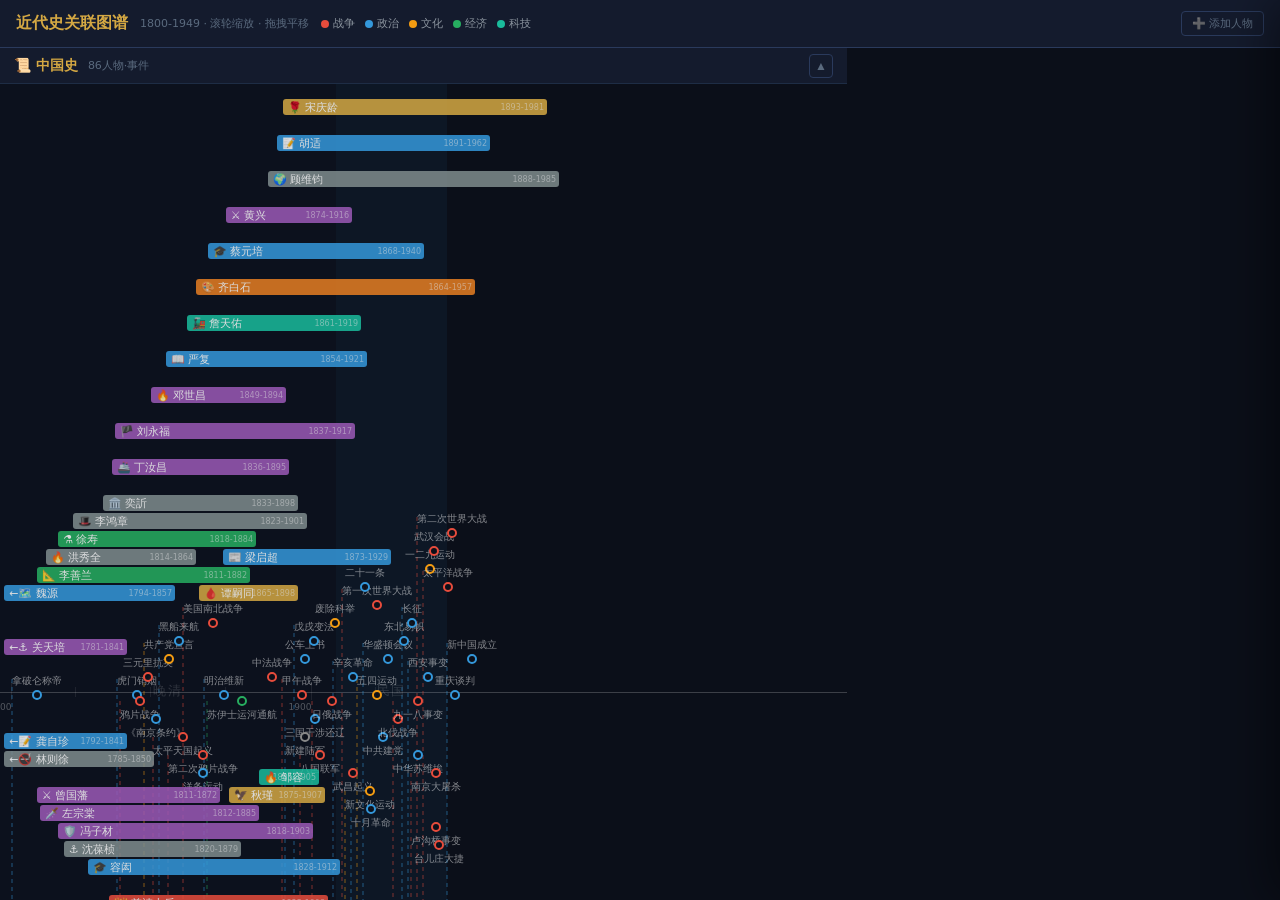
<file: modern2.html>
<!DOCTYPE html>
<html lang="zh-CN">
<head>
<meta charset="UTF-8">
<meta name="viewport" content="width=device-width, initial-scale=1.0">
<title>近代史关联图谱 1800-1949</title>
<style>
*{box-sizing:border-box;margin:0;padding:0}
body{font-family:'PingFang SC','Microsoft YaHei',system-ui,sans-serif;background:#0b0f19;color:#e6edf3;overflow:hidden;user-select:none}
#app{display:flex;flex-direction:column;height:100vh}
/* === Header === */
#header{height:48px;display:flex;align-items:center;padding:0 16px;background:#141b2d;border-bottom:1px solid #2a3a5c;flex-shrink:0;gap:12px}
.logo{font-size:16px;font-weight:700;color:#d4a843;white-space:nowrap}
.hint{font-size:11px;color:#5a6a7e;white-space:nowrap}
.header-actions{margin-left:auto;display:flex;gap:8px;align-items:center}
.btn-header{background:none;border:1px solid #2a3a5c;color:#5a6a7e;padding:4px 10px;border-radius:4px;cursor:pointer;font-size:11px;display:flex;align-items:center;gap:4px;transition:all 0.2s}
.btn-header:hover{color:#d4a843;border-color:#d4a843}
.legend{display:flex;gap:10px;font-size:11px;color:#8b949e}
.legend-item{display:flex;align-items:center;gap:4px}
.legend-dot{width:8px;height:8px;border-radius:50%;flex-shrink:0}
/* === Main === */
#mainContainer{flex:1;overflow:auto;position:relative;cursor:grab}
#mainContainer.grabbing{cursor:grabbing}
#timelineContainer{display:flex;flex-direction:column;position:relative;min-width:max-content}
/* === Timeline Block === */
.timeline-block{position:relative;border-bottom:1px solid #1e2d45;overflow:hidden}
.timeline-block.collapsed{flex:0 0 36px !important;min-height:36px !important}
.timeline-block.collapsed .block-content{display:none !important}
.timeline-block.collapsed+.resizer{display:none !important}
.block-header{height:36px;display:flex;align-items:center;padding:0 14px;background:#141b2d;border-bottom:1px solid #1e2d45;gap:10px;position:sticky;left:0;z-index:20;cursor:default;flex-shrink:0}
.block-title{font-size:14px;font-weight:600;color:#d4a843;white-space:nowrap}
.block-subtitle{font-size:11px;color:#5a6a7e}
.btn-collapse{background:none;border:1px solid #2a3a5c;color:#5a6a7e;width:24px;height:24px;border-radius:4px;cursor:pointer;font-size:12px;display:flex;align-items:center;justify-content:center;flex-shrink:0;margin-left:auto}
.btn-collapse:hover{color:#d4a843;border-color:#d4a843}
.block-content{position:relative;overflow:visible}
/* === Resizer === */
.resizer{flex-shrink:0;height:8px;background:#1a2236;cursor:ns-resize;position:relative;z-index:50;display:flex;align-items:center;justify-content:center;transition:background 0.2s}
.resizer:hover,.resizer.active{background:#253354}
.resizer-handle{width:40px;height:3px;border-radius:2px;background:#2a3a5c;transition:background 0.2s}
.resizer:hover .resizer-handle,.resizer.active .resizer-handle{background:#d4a843}
/* === Timeline layers === */
.dynasty-band{position:absolute;top:0;bottom:0;opacity:0.06;pointer-events:none}
.dynasty-label{position:absolute;top:50%;transform:translate(-50%,-50%);font-size:13px;font-weight:500;color:rgba(255,255,255,0.15);white-space:nowrap;pointer-events:none;letter-spacing:0.15em}
.axis-line{position:absolute;left:0;right:0;border-top:1.5px solid rgba(255,255,255,0.2);z-index:2;pointer-events:none}
.tick{position:absolute;z-index:2;pointer-events:none;text-align:center}
.tick-line{width:1px;background:rgba(255,255,255,0.08);margin:0 auto}
.tick-label{font-size:9px;color:rgba(255,255,255,0.3);transform:translateX(-50%);white-space:nowrap;margin-top:2px}
/* === Events === */
.event-node{position:absolute;z-index:5;cursor:pointer;display:flex;flex-direction:column;align-items:center}
.event-dot{width:10px;height:10px;border-radius:50%;border:2px solid;background:rgba(11,15,25,0.9);transition:all 0.2s;flex-shrink:0}
.event-line-v{width:1px;background:rgba(255,255,255,0.08)}
.event-label{font-size:10px;color:rgba(255,255,255,0.5);white-space:nowrap;max-width:120px;overflow:hidden;text-overflow:ellipsis;transition:color 0.2s;text-align:center}
.event-node:hover .event-label{color:#fff}
.event-node.linked:hover .event-dot,.event-node.linked.highlighted .event-dot{box-shadow:0 0 8px 2px currentColor;transform:scale(1.4)}
.event-node.linked.highlighted .event-label{color:#fff;font-weight:600}
/* === Persons === */
.person-row{position:absolute;display:flex;align-items:center;gap:3px;font-size:11px;white-space:nowrap;z-index:10;cursor:pointer;padding:1px 4px;border-radius:3px;transition:background 0.15s}
.person-row:hover{background:rgba(212,168,67,0.15)}
.person-emoji{font-size:13px;flex-shrink:0}
.person-name{color:rgba(255,255,255,0.6);max-width:100px;overflow:hidden;text-overflow:ellipsis}
.person-name-bar{padding:0;border-radius:3px;color:#fff;font-size:11px;white-space:nowrap;overflow:visible;opacity:0.85;height:16px;position:relative}
.person-row:hover .person-name{color:#d4a843}
.person-row .person-delete{display:none;position:absolute;right:-2px;top:-2px;width:16px;height:16px;background:#e74c3c;color:#fff;border-radius:50%;font-size:9px;align-items:center;justify-content:center;cursor:pointer;z-index:20;line-height:16px;text-align:center}
.person-row:hover .person-delete{display:flex}
/* === SVG Link Lines === */
#svgLinks{position:absolute;top:0;left:0;pointer-events:none;z-index:3}
#svgLinks line{stroke-width:1.5;stroke-dasharray:4,4;opacity:0.35;transition:opacity 0.2s,stroke-width 0.2s}
#svgLinks line.highlighted{opacity:0.8;stroke-width:2.5;stroke-dasharray:none}
/* === Right Detail Panel === */
#detailPanel{position:fixed;right:0;top:0;bottom:0;width:380px;background:rgba(19,26,42,0.97);border-left:1px solid #2a3a5c;z-index:400;overflow-y:auto;padding:28px 24px;transform:translateX(100%);transition:transform 0.35s cubic-bezier(.4,0,.2,1);box-shadow:-8px 0 48px rgba(0,0,0,0.5);backdrop-filter:blur(20px);-webkit-backdrop-filter:blur(20px)}
#detailPanel.show{transform:translateX(0)}
#detailPanel::-webkit-scrollbar{width:4px;background:transparent}
#detailPanel::-webkit-scrollbar-thumb{background:#2a3a5c;border-radius:2px}
.dp-close{position:absolute;top:14px;right:14px;width:30px;height:30px;border-radius:50%;border:1px solid #2a3a5c;background:none;color:#5a6a7e;cursor:pointer;font-size:14px;display:flex;align-items:center;justify-content:center;transition:all 0.25s}
.dp-close:hover{background:rgba(192,57,43,0.15);color:#e74c3c;border-color:rgba(192,57,43,0.4);transform:rotate(90deg)}
.dp-emoji{font-size:40px;text-align:center;margin-bottom:12px}
.dp-name{text-align:center;font-size:22px;font-weight:700;margin-bottom:6px;background:linear-gradient(135deg,#d4a843,#e8c97a);-webkit-background-clip:text;-webkit-text-fill-color:transparent}
.dp-years{text-align:center;font-size:13px;color:#5a6a7e;margin-bottom:16px;line-height:1.6}
.dp-years .lifespan-tag{display:inline-block;padding:4px 16px;border-radius:18px;background:linear-gradient(135deg,rgba(212,168,67,0.2),rgba(212,168,67,0.08));border:1px solid rgba(212,168,67,0.4);color:#d4a843;font-size:14px;font-weight:600}
.dp-desc{font-size:13px;color:#8b949e;line-height:1.9;margin-bottom:20px;padding:14px;background:#131a2a;border-radius:10px;border:1px solid #2a3a5c}
.dp-section{margin-bottom:18px}
.dp-section-title{font-size:12px;color:#5a6a7e;letter-spacing:0.1em;margin-bottom:10px;padding-bottom:8px;border-bottom:1px solid #2a3a5c;font-weight:600}
.dp-cat{text-align:center;margin-bottom:16px}
.dp-cat-tag{display:inline-block;padding:3px 12px;border-radius:12px;font-size:12px;color:#fff}
.dp-lifespan{display:flex;align-items:center;justify-content:center;gap:8px;margin-bottom:16px;padding:10px 16px;background:#131a2a;border-radius:10px;border:1px solid #2a3a5c}
.dp-lifespan .ls-label{font-size:12px;color:#5a6a7e}
.dp-lifespan .ls-value{font-size:18px;font-weight:700;color:#d4a843}
.dp-lifespan .ls-unit{font-size:12px;color:#5a6a7e}
.dp-perspective{padding:12px 14px;border-radius:8px;background:#131a2a;border-left:3px solid;margin-bottom:8px}
.dp-perspective.china{border-color:#e74c3c}
.dp-perspective.japan{border-color:#3498db}
.dp-perspective.world{border-color:#27ae60}
.dp-perspective-label{font-size:11px;font-weight:600;margin-bottom:4px;display:flex;align-items:center;gap:6px}
.dp-perspective.china .dp-perspective-label{color:#e74c3c}
.dp-perspective.japan .dp-perspective-label{color:#3498db}
.dp-perspective.world .dp-perspective-label{color:#27ae60}
.dp-perspective-text{font-size:12px;color:#c9d1d9;line-height:1.7}
.dp-type-tag{display:inline-block;padding:3px 10px;border-radius:10px;font-size:11px;color:#fff;margin-right:6px}
/* Overlay */
#overlay{position:fixed;inset:0;background:rgba(0,0,0,0.3);z-index:399;pointer-events:none;opacity:0;transition:opacity 0.3s}
#overlay.show{opacity:1;pointer-events:auto}
/* === Add Person Modal === */
#addPersonModal{position:fixed;inset:0;z-index:500;display:none;align-items:center;justify-content:center;background:rgba(0,0,0,0.5);backdrop-filter:blur(4px)}
#addPersonModal.show{display:flex}
.modal-box{background:#141b2d;border:1px solid #2a3a5c;border-radius:12px;padding:24px;width:360px;max-height:90vh;overflow-y:auto}
.modal-title{font-size:16px;font-weight:700;color:#d4a843;margin-bottom:16px}
.modal-field{margin-bottom:12px}
.modal-field label{display:block;font-size:12px;color:#5a6a7e;margin-bottom:4px}
.modal-field input,.modal-field select,.modal-field textarea{width:100%;padding:8px 10px;background:#0b0f19;border:1px solid #2a3a5c;border-radius:6px;color:#e6edf3;font-size:13px;font-family:inherit;outline:none}
.modal-field input:focus,.modal-field select:focus,.modal-field textarea:focus{border-color:#d4a843}
.modal-field textarea{resize:vertical;min-height:80px}
.modal-btns{display:flex;gap:8px;margin-top:16px}
.modal-btn{padding:8px 20px;border-radius:6px;border:none;cursor:pointer;font-size:13px;font-family:inherit;transition:all 0.2s}
.modal-btn.primary{background:#d4a843;color:#0b0f19;font-weight:600}
.modal-btn.primary:hover{background:#e8c97a}
.modal-btn.secondary{background:#2a3a5c;color:#8b949e}
.modal-btn.secondary:hover{background:#3a4a6c}
</style>
</head>
<body>
<div id="app">
  <header id="header">
    <div class="logo">近代史关联图谱</div>
    <div class="hint">1800-1949 · 滚轮缩放 · 拖拽平移</div>
    <div class="legend">
      <div class="legend-item"><div class="legend-dot" style="background:#e74c3c"></div>战争</div>
      <div class="legend-item"><div class="legend-dot" style="background:#3498db"></div>政治</div>
      <div class="legend-item"><div class="legend-dot" style="background:#f39c12"></div>文化</div>
      <div class="legend-item"><div class="legend-dot" style="background:#27ae60"></div>经济</div>
      <div class="legend-item"><div class="legend-dot" style="background:#1abc9c"></div>科技</div>
    </div>
    <div class="header-actions">
      <button class="btn-header" id="btnAddPerson">➕ 添加人物</button>
    </div>
  </header>
  <div id="mainContainer">
    <div id="timelineContainer">
      <div class="timeline-block" id="chinaBlock" style="flex:5;min-height:260px">
        <div class="block-header">
          <span class="block-title">📜 中国史</span>
          <span class="block-subtitle" id="chinaStats"></span>
          <button class="btn-collapse" data-block="chinaBlock">▲</button>
        </div>
        <div class="block-content" id="chinaContent"></div>
      </div>
      <div class="resizer" id="resizer1"><div class="resizer-handle"></div></div>
      <div class="timeline-block" id="japanBlock" style="flex:3;min-height:220px">
        <div class="block-header">
          <span class="block-title">🏯 日本史</span>
          <span class="block-subtitle" id="japanStats"></span>
          <button class="btn-collapse" data-block="japanBlock">▲</button>
        </div>
        <div class="block-content" id="japanContent"></div>
      </div>
      <div class="resizer" id="resizer2"><div class="resizer-handle"></div></div>
      <div class="timeline-block" id="worldBlock" style="flex:2;min-height:220px">
        <div class="block-header">
          <span class="block-title">🌍 世界史</span>
          <span class="block-subtitle" id="worldStats"></span>
          <button class="btn-collapse" data-block="worldBlock">▲</button>
        </div>
        <div class="block-content" id="worldContent"></div>
      </div>
    </div>
    <svg id="svgLinks"></svg>
  </div>
</div>
<div id="overlay"></div>
<aside id="detailPanel">
  <button class="dp-close" id="dpClose">✕</button>
  <div id="dpContent"></div>
</aside>
<!-- Add Person Modal -->
<div id="addPersonModal">
  <div class="modal-box">
    <div class="modal-title">添加人物</div>
    <div class="modal-field"><label>所属时间轴</label><select id="addAxis"><option value="china">中国史</option><option value="japan">日本史</option><option value="world">世界史</option></select></div>
    <div class="modal-field"><label>姓名</label><input id="addName" placeholder="例：李白"></div>
    <div class="modal-field"><label>出生年份</label><input id="addBirth" type="number" placeholder="例：1800"></div>
    <div class="modal-field"><label>逝世年份（留空=在世）</label><input id="addDeath" type="number" placeholder="例：1900"></div>
    <div class="modal-field"><label>类别</label><select id="addCat"><option value="scholar">学者</option><option value="military">军事家</option><option value="scientist">科学家</option><option value="artist">艺术家</option><option value="inventor">发明家</option><option value="philosopher">思想家</option><option value="emperor">帝王</option><option value="general">将领</option><option value="politician">政治家</option><option value="sage">伟人</option></select></div>
    <div class="modal-field"><label>Emoji图标</label><input id="addEmoji" placeholder="例：⚔️" maxlength="2"></div>
    <div class="modal-field"><label>简介（不少于100字）</label><textarea id="addDesc" placeholder="请输入人物简介，不少于100字"></textarea></div>
    <div class="modal-btns">
      <button class="modal-btn primary" id="addSubmit">确认添加</button>
      <button class="modal-btn secondary" id="addCancel">取消</button>
    </div>
  </div>
</div>

<script>
// ========== CONFIG ==========
const YS = 1800, YE = 1949;
let pxPerYear = 3;

const EVT_COLORS = { war:'#e74c3c', politics:'#3498db', culture:'#f39c12', economy:'#27ae60', science:'#1abc9c' };
const CAT_COLORS = { emperor:'#e74c3c', military:'#9b59b6', scholar:'#3498db', philosopher:'#1abc9c', scientist:'#27ae60', artist:'#e67e22', politician:'#7f8c8d', sage:'#d4a843', general:'#9b59b6', inventor:'#1abc9c' };

// ========== UTILITY ==========
function x(year) { return (year - YS) * pxPerYear; }
function totalW() { return (YE - YS) * pxPerYear + 400; }

// ========== LINKED EVENTS ==========
const LINKED_EVENTS = [
  { id:'e_napoleon', year:1804, name:'拿破仑称帝', type:'politics',
    china:'清朝嘉庆年间，白莲教起义席卷川楚陕五省，清廷调兵围剿耗费巨资', japan:'德川幕府第十代将军德川家治在位，锁国政策严格实施，仅保留长崎对荷兰和中国贸易', world:'拿破仑加冕为法兰西皇帝，通过民法典奠定现代法律基础，此后十年横扫欧洲大陆' },
  { id:'e_opium', year:1840, name:'鸦片战争', type:'war',
    china:'英国以虎门销烟为借口发动侵华战争，清军节节败退，1842年被迫签订《南京条约》割让香港岛并开放五口通商，中国由此沦为半殖民地半封建社会', japan:'天保年间大饥荒持续，社会矛盾加剧，幕府财政濒临崩溃', world:'大英帝国为打开中国市场、扭转贸易逆差而发动战争，以蒸汽铁甲舰和线膛步兵碾压清军' },
  { id:'e_taiping', year:1851, name:'太平天国起义', type:'war',
    china:'洪秀全以拜上帝教为旗帜建立太平天国，定都天京，历时14年波及18省，造成约两千万至三千万人死亡，是中国历史上规模最大的农民起义', japan:'黑船来航前夜，幕府仍沉浸在太平之梦中', world:'19世纪全球最大规模内战之一，远超同期美国南北战争的伤亡人数' },
  { id:'e_perry', year:1853, name:'黑船来航', type:'politics',
    china:'太平天国定都天京，清政府内外交困', japan:'美国海军准将佩里率领四艘蒸汽军舰驶入江户湾，递交国书要求开国，幕府被迫结束二百余年锁国', world:'美国向西太平洋扩张，以炮舰外交打开东亚市场' },
  { id:'e_second_opium', year:1856, name:'第二次鸦片战争', type:'war',
    china:'英法联军攻入北京焚毁圆明园，咸丰帝出逃承德，签订《北京条约》增开通商口岸，沙俄趁火打劫割占外东北百余万平方公里', japan:'被迫签订《日美修好通商条约》等一系列不平等条约，开放横滨、长崎等港口', world:'英法联手远征东亚，展示工业革命后的军事碾压能力，殖民扩张达到高峰' },
  { id:'e_communist', year:1848, name:'共产党宣言', type:'culture',
    china:'鸦片战争前夜，清朝闭关锁国，龚自珍、魏源等开明知识分子开始睁眼看世界', japan:'天保改革失败后幕府统治僵化，兰学在少数知识分子中秘密传播', world:'马克思和恩格斯发表《共产党宣言》，提出阶级斗争理论和无产阶级革命学说' },
  { id:'e_civil_war', year:1861, name:'美国南北战争', type:'war',
    china:'咸丰帝驾崩，慈禧太后发动辛酉政变夺取政权，开启近半个世纪的垂帘听政', japan:'萨摩藩秘密派遣使节赴欧洲考察军事，倒幕力量暗中积蓄', world:'林肯领导北方击败南方，废除奴隶制，约62万人死亡' },
  { id:'e_meiji', year:1868, name:'明治维新', type:'politics',
    china:'曾国藩、李鸿章、左宗棠等掀起洋务运动，创办江南制造总局、福州船政局、北洋水师', japan:'萨长同盟推翻德川幕府260年统治，明治天皇亲政，推行富国强兵、殖产兴业、文明开化三大政策', world:'西方列强已完成第一次工业革命，日本成为亚洲唯一成功近代化的国家' },
  { id:'e_sino_jp', year:1894, name:'甲午战争', type:'war',
    china:'北洋水师在黄海海战中惨败，刘公岛全军覆没，签订《马关条约》割让台湾及澎湖列岛、赔款白银两亿两', japan:'联合舰队击败北洋水师，割占台湾获赔款两亿两白银，跻身列强之列', world:'甲午战争刺激了帝国主义瓜分中国的狂潮，标志着东亚以中国为中心的朝贡体系终结' },
  { id:'e_hundred_days', year:1898, name:'戊戌变法', type:'politics',
    china:'光绪帝推行维新变法103天，慈禧太后发动戊戌政变软禁光绪帝，谭嗣同等六君子在菜市口就义', japan:'明治维新已成功推行三十年，颁布宪法，开设帝国议会', world:'改良与革命的争论在亚洲深刻展开' },
  { id:'e_boxer', year:1900, name:'八国联军', type:'war',
    china:'义和团运动引八国联军侵华，联军攻占北京大肆劫掠，签订《辛丑条约》赔款四亿五千万两', japan:'出兵两万余人参加八国联军，国际地位显著提升', world:'八国联军攻占北京，中国彻底沦为半殖民地社会' },
  { id:'e_russo_jp', year:1904, name:'日俄战争', type:'war',
    china:'日俄在中国东北领土上爆发战争，清政府宣布局外中立，数百万中国百姓惨遭战祸', japan:'东乡平八郎在对马海战中全歼俄国波罗的海舰队，成为首个击败欧洲列强的亚洲国家', world:'黄种人首次击败白人帝国，极大鼓舞了亚洲各民族的独立运动' },
  { id:'e_xinhai', year:1911, name:'辛亥革命', type:'politics',
    china:'武昌起义推翻清朝，各省纷纷独立响应，1912年中华民国成立，延续两千余年的帝制终告终结', japan:'明治天皇去世，大正时代开始，民主运动兴起', world:'全球民主浪潮席卷，君主专制在全球范围加速瓦解' },
  { id:'e_ww1', year:1914, name:'第一次世界大战', type:'war',
    china:'北洋政府加入协约国阵营，十四万华工远赴欧洲参战', japan:'对德宣战趁机占领青岛和胶济铁路，向袁世凯提出灭亡中国的《二十一条》', world:'同盟国与协约国全面开战，约一千万人死亡，四大帝国覆灭' },
  { id:'e_russian_rev', year:1917, name:'十月革命', type:'politics',
    china:'十月革命消息传入中国，李大钊发表《布尔什维主义的胜利》，为中国革命播下火种', japan:'出兵西伯利亚干涉俄国革命', world:'列宁领导布尔什维克推翻临时政府，建立世界第一个社会主义国家' },
  { id:'e_may_fourth', year:1919, name:'五四运动', type:'culture',
    china:'巴黎和会外交失败引发全国性爱国运动，德先生赛先生深入人心，新文化运动达到高潮', japan:'大正民主运动高涨，政党政治兴起', world:'战后世界秩序重建，民族自决思想传遍亚洲' },
  { id:'e_mukden', year:1931, name:'九一八事变', type:'war',
    china:'日本关东军炸毁南满铁路嫁祸中国军队，随即侵占东北全境，扶植伪满洲国，中国局部抗战开始', japan:'关东军自作主张发动事变，军部势力急剧膨胀，日本加速走向军国主义', world:'国际联盟派李顿调查团调查却无力制裁日本，暴露了国际组织的软弱无能' },
  { id:'e_long_march', year:1934, name:'长征', type:'politics',
    china:'中央红军因第五次反围剿失败被迫战略转移，经历两万五千里长征到达陕北，途中召开遵义会议', japan:'广田弘毅推行协和外交实质为侵华服务，军部控制内阁', world:'希特勒成为德国元首，纳粹德国开始大规模重整军备' },
  { id:'e_xian_inc', year:1936, name:'西安事变', type:'politics',
    china:'张学良杨虎城扣留蒋介石要求停止内战一致抗日，周恩来赴西安斡旋，事变和平解决促成抗日统一战线', japan:'二二六兵变后军部完全控制政局，加速扩军备战', world:'西班牙内战爆发成为法西斯势力的试验场' },
  { id:'e_nanking', year:1937, name:'南京大屠杀', type:'war',
    china:'日军攻陷南京后进行长达六周的大规模屠杀强奸和劫掠，约三十万中国军民惨遭杀害', japan:'日军在南京进行大屠杀，三十万人遇害，远东国际军事法庭认定为反人类罪', world:'南京大屠杀是二战中最惨烈的平民屠杀暴行之一，国际社会广泛关注并谴责' },
  { id:'e_ww2', year:1939, name:'第二次世界大战', type:'war',
    china:'中国已全面抗战两年，以巨大牺牲拖住日本陆军主力约百万兵力', japan:'侵华战争深陷泥潭，资源日益枯竭，被迫南进东南亚抢夺石油和橡胶', world:'纳粹德国闪电入侵波兰，英法对德宣战，人类历史上规模最大的战争由此开始' },
  { id:'e_pearl_harbor', year:1941, name:'太平洋战争', type:'war',
    china:'中国独自抗击日本侵略四年终于迎来盟友，中国抗战成为世界反法西斯战争重要组成部分', japan:'山本五十六策划偷袭珍珠港，同时进攻东南亚，战线全面铺开', world:'美国参战使二战真正成为全球战争，轴心国与同盟国力量对比发生根本转变' },
  { id:'e_humen', year:1839, name:'虎门销烟', type:'politics',
    china:'林则徐在虎门海滩当众销毁鸦片两万余箱历时二十三天，表明了中国人民禁烟的决心和反侵略的意志',
    japan:'天保改革的余波中幕府加强海防以应对西方压力',
    world:'英国对华贸易逆差因鸦片禁令而受挫为鸦片战争埋下导火索' },
  { id:'e_suez', year:1869, name:'苏伊士运河通航', type:'economy',
    china:'同治年间洋务运动如火如荼但核心聚焦军事工业',
    japan:'明治维新刚刚开始新政府全力推行近代化改革',
    world:'苏伊士运河通航大幅缩短欧亚航线深刻改变了世界贸易格局和殖民扩张速度' },
  { id:'e_triple_inter', year:1895, name:'三国干涉还辽', type:'politics',
    china:'甲午战败后签订《马关条约》割让辽东半岛，俄德法三国干涉还辽，中国以三千万两白银赎回辽东',
    japan:'迫于三国压力归还辽东半岛获取额外赔款三千万两，国内舆论哗然认为外交屈辱',
    world:'俄国德国法国联合干涉迫使日本归还辽东，展示了帝国主义在中国的利益博弈' },
  { id:'e_new_culture', year:1915, name:'新文化运动', type:'culture',
    china:'《新青年》杂志创办高举民主与科学大旗，发起反对封建思想的文化革命，白话文运动蓬勃兴起',
    japan:'大正民主运动达到高潮普通选举法运动兴起',
    world:'第一次世界大战期间全球思想解放和民主化运动持续发展' },
  { id:'e_washington', year:1921, name:'华盛顿会议', type:'politics',
    china:'华盛顿会议上中国代表要求废除二十一条收回山东主权，在美英斡旋下日本最终同意归还山东',
    japan:'在美国压力下被迫接受海军军备限制归还山东主权，日英同盟被解散',
    world:'华盛顿会议重新调整亚太秩序确立海军军备限制条约，美英日法意五国签署《五国海军条约》' },
  { id:'e_prc', year:1949, name:'新中国成立', type:'politics',
    china:'天安门城楼庄严宣告中华人民共和国成立，结束了一百多年的屈辱历史', japan:'战后被美国盟军占领推行民主化改革制定和平宪法', world:'冷战格局正式形成社会主义阵营扩大到东亚' },
];

// ========== 独立事件 ==========
const CHINA_ONLY = [
  { id:'c_nanjing_treaty', year:1842, name:'《南京条约》', type:'politics', desc:'中国近代第一个不平等条约，割让香港岛、开放五口通商、赔款两千一百万银元' },
  { id:'c_self_str', year:1861, name:'洋务运动', type:'politics', desc:'曾国藩、李鸿章、左宗棠等以师夷长技以制夷为宗旨创办军事工业和新式学堂' },
  { id:'c_sino_french', year:1884, name:'中法战争', type:'war', desc:'法国侵略越南进而威胁中国西南，冯子材取得镇南关大捷，但清政府乘胜求和签订不平等条约' },
  { id:'c_wuxu_fail', year:1895, name:'公车上书', type:'politics', desc:'甲午战败后康有为梁启超联合一千三百多名举人上书光绪帝请求变法图强' },
  { id:'c_new_army', year:1895, name:'新建陆军', type:'military', desc:'袁世凯在天津小站编练新建陆军，采用德国训练方法装备新式武器' },
  { id:'c_abolish_exam', year:1905, name:'废除科举', type:'culture', desc:'清政府宣布废除延续一千三百余年的科举制度，改办学堂和派遣留学生' },
  { id:'c_xinhai_rev', year:1911, name:'武昌起义', type:'war', desc:'1911年10月10日革命党人在武昌发动起义，各省纷纷响应独立，清朝统治土崩瓦解' },
  { id:'c_cpc_found', year:1921, name:'中共建党', type:'politics', desc:'中国共产党第一次全国代表大会在上海召开，十三位代表出席标志着中国共产党正式成立' },
  { id:'c_north_exped', year:1926, name:'北伐战争', type:'war', desc:'国民革命军从广州出发北伐，打倒吴佩孚孙传芳等军阀，1928年形式上统一中国' },
  { id:'c_jiangxi_soviet', year:1931, name:'中华苏维埃', type:'politics', desc:'中国共产党在江西瑞金建立中华苏维埃共和国，实行土地革命' },
  { id:'e_lugou', year:1937, name:'卢沟桥事变', type:'war', desc:'1937年7月7日日军进攻卢沟桥，中国军队奋起抵抗，全面抗日战争正式爆发' },
  { id:'c_war_resist', year:1938, name:'武汉会战', type:'war', desc:'抗战中规模最大的战役之一，中国军队百万兵力与日军激战四个半月' },
  { id:'c_sanyuanli', year:1841, name:'三元里抗英', type:'war', desc:'广州三元里民众自发组织抗击英军侵略，是中国近代第一次民间自发的反侵略斗争' },
  { id:'c_twentyone', year:1915, name:'二十一条', type:'politics', desc:'日本向袁世凯政府提出灭亡中国的二十一条要求企图将中国变为其独占殖民地' },
  { id:'c_dongbei', year:1928, name:'东北易帜', type:'politics', desc:'张学良宣布东北遵守三民主义服从国民政府，形式上完成了全国统一' },
  { id:'c_yierjiu', year:1935, name:'一二九运动', type:'culture', desc:'北平学生发起抗日救国示威游行反对华北自治，推动了全国抗日救亡运动新高潮' },
  { id:'c_taierzhuang', year:1938, name:'台儿庄大捷', type:'war', desc:'中国军队在台儿庄重创日军歼敌万余人，是抗战以来正面战场取得的第一次重大胜利' },
  { id:'c_chongqing', year:1945, name:'重庆谈判', type:'politics', desc:'抗战胜利后国共两党在重庆进行和平谈判，签订双十协定但最终未能阻止内战爆发' },
];

const JAPAN_ONLY = [
  { id:'j_tenpo', year:1837, name:'天保大饥荒', type:'economy', desc:'全国性大饥荒导致数十万人死亡，大盐平八郎在大坂发动起义' },
  { id:'j_boshin', year:1868, name:'戊辰战争', type:'war', desc:'新政府军与旧幕府军展开内战，以萨长联军为核心的新政府军最终取得胜利' },
  { id:'j_constitution', year:1889, name:'明治宪法', type:'politics', desc:'日本颁布《大日本帝国宪法》，建立亚洲第一个立宪君主制国家' },
  { id:'j_annex_korea', year:1910, name:'吞并朝鲜', type:'politics', desc:'日本正式吞并朝鲜半岛设立朝鲜总督府，开始长达三十五年的殖民统治' },
  { id:'j_great_kanto', year:1923, name:'关东大地震', type:'economy', desc:'里氏7.9级大地震摧毁东京横滨，死亡超过十万人' },
  { id:'j_surrender', year:1945, name:'日本投降', type:'war', desc:'广岛长崎先后遭受原子弹轰炸，苏联出兵东北，裕仁天皇宣布无条件投降' },
  { id:'j_seinan', year:1877, name:'西南战争', type:'war', desc:'西乡隆盛率领不满士族发动叛乱，政府军历经八个月平定，是日本最后一次内战' },
  { id:'j_226', year:1936, name:'二二六事件', type:'politics', desc:'陆军青年军官发动政变刺杀多位高官，虽被镇压但军部势力进一步膨胀' },
  { id:'j_chian', year:1925, name:'治安维持法', type:'politics', desc:'日本政府颁布治安维持法镇压社会主义和共产主义运动，民主空间急剧萎缩' },
  { id:'j_hibiya', year:1905, name:'日比谷烧打事件', type:'economy', desc:'日俄战争后民众不满停战条件引发大规模暴动，烧毁日比谷公园附近的政府机关和警察局' },
];

const WORLD_ONLY = [
  { id:'w_waterloo', year:1815, name:'滑铁卢战役', type:'war', desc:'拿破仑被威灵顿击败，流放圣赫勒拿岛，法兰西第一帝国覆灭' },
  { id:'w_industry', year:1825, name:'铁路时代', type:'science', desc:'英国斯托克顿至达灵顿铁路通车，世界第一条公共铁路' },
  { id:'w_origin', year:1859, name:'《物种起源》', type:'science', desc:'达尔文发表《物种起源》提出自然选择进化论' },
  { id:'w_unification', year:1871, name:'德意志统一', type:'politics', desc:'俾斯麦通过三次王朝战争完成德意志统一，德意志帝国成立' },
  { id:'w_electric', year:1879, name:'电灯发明', type:'science', desc:'爱迪生成功制造实用白炽电灯泡，人类进入电气化时代' },
  { id:'w_radio', year:1895, name:'无线电发明', type:'science', desc:'马可尼成功进行无线电通信实验，开创远程通信新纪元' },
  { id:'w_ford', year:1908, name:'福特T型车', type:'economy', desc:'福特推出T型车并首创流水线生产方式，汽车走入千家万户' },
  { id:'w_titanic', year:1912, name:'泰坦尼克号', type:'economy', desc:'当时世界最大最豪华的邮轮首航撞冰山沉没，一千五百余人遇难' },
  { id:'w_depression', year:1929, name:'经济大萧条', type:'economy', desc:'华尔街股市崩盘引发全球经济大危机，美国失业率高达百分之二十五' },
  { id:'w_fascism', year:1922, name:'法西斯崛起', type:'politics', desc:'墨索里尼率黑衫军向罗马进军夺取意大利政权' },
  { id:'w_normandy', year:1944, name:'诺曼底登陆', type:'war', desc:'盟军在诺曼底海滩实施人类历史上最大规模的两栖登陆作战，开辟欧洲第二战场' },
  { id:'w_europe_rev', year:1848, name:'欧洲革命', type:'politics', desc:'革命浪潮席卷法兰西、德意志、意大利、奥地利等几乎所有欧洲国家，动摇了封建专制统治' },
  { id:'w_berlin', year:1884, name:'柏林会议', type:'politics', desc:'列强在柏林会议上瓜分非洲确立殖民规则，非洲大陆被任意划分边界遗祸至今' },
  { id:'w_usa_ww1', year:1917, name:'美国参战', type:'war', desc:'美国加入协约国阵营参加第一次世界大战，改变了战争的力量对比' },
  { id:'w_wright', year:1903, name:'莱特兄弟首飞', type:'science', desc:'莱特兄弟在北卡罗来纳完成人类历史上第一次有动力的持续飞行' },
  { id:'w_league', year:1920, name:'国际联盟成立', type:'politics', desc:'一战后成立的第一个全球性国际组织，旨在维护世界和平但因缺乏执行力而终告失败' },
];

// ========== 人物数据 ==========
const CHINA_PERSONS = [
  { name:'林则徐', birth:1785, death:1850, cat:'politician', emoji:'🚭',
    desc:'林则徐（1785-1850），字元抚，福建侯官人，中国近代伟大的民族英雄和开眼看世界的第一人。1839年受命为钦差大臣赴广东禁烟，虎门销烟历时二十三天销毁鸦片两万余箱，震惊中外。后被诬陷流放新疆伊犁，途中写下苟利国家生死以岂因祸福避趋之的千古名句。他组织编译《四洲志》，最早系统介绍世界地理和政治制度，为中国近代维新思想开辟道路。' },
  { name:'曾国藩', birth:1811, death:1872, cat:'military', emoji:'⚔️',
    desc:'曾国藩（1811-1872），字伯涵，湖南湘乡人，晚清重臣、湘军创始人和洋务运动先驱。他以书生身份在家乡组建湘军，经过十余年艰苦作战最终平定太平天国运动。他倡导经世致用之学，创办安庆内军械所和江南制造总局等近代工业，派遣首批留美幼童。其家书和日记成为后世修身齐家的重要典范，被誉为立德立功立言三不朽。' },
  { name:'李鸿章', birth:1823, death:1901, cat:'politician', emoji:'🎩',
    desc:'李鸿章（1823-1901），字少荃，安徽合肥人，晚清洋务运动的核心领袖和北洋水师创办者。他创办轮船招商局、开平矿务局、电报总局等近代企业，建立北洋舰队。然而甲午战争中北洋水师全军覆没，他代表清政府签订一系列不平等条约，背负骂名。历史学家认为他实为裱糊匠，在国力衰弱中勉力维持。' },
  { name:'左宗棠', birth:1812, death:1885, cat:'military', emoji:'🗡️',
    desc:'左宗棠（1812-1885），字季高，湖南湘阴人，晚清杰出军事家和政治家。在清廷犹豫不决时他力主收复新疆，以六十多岁高龄抬棺出征，历时两年击败阿古柏收复新疆全境，保卫了中国六分之一的领土。他创办福州船政局培养中国近代海军人才，是中国近代海防建设的先驱。' },
  { name:'洪秀全', birth:1814, death:1864, cat:'politician', emoji:'🔥',
    desc:'洪秀全（1814-1864），广东花县人，太平天国运动领袖。他屡试不第后创立拜上帝教，1851年在广西金田村发动起义建立太平天国，定都天京与清廷对峙十四年。其颁布的天朝田亩制度提出了有田同耕有饭同食的平均主义理想，但后期沉于享乐、内斗频发，最终在天京被湘军攻陷后自尽。这场运动造成约两千万人死亡，是中国历史上规模最大的农民战争。' },
  { name:'慈禧太后', birth:1835, death:1908, cat:'emperor', emoji:'👑',
    desc:'慈禧太后（1835-1908），叶赫那拉氏，晚清最高统治者近半个世纪。她通过辛酉政变夺取权力两次垂帘听政。她镇压戊戌变法处死六君子，义和团运动引八国联军后仓皇西逃却仍不放权。虽有争议，但她也推行了清末新政、废除科举、改革军制等举措。其统治时期中国屡遭列强欺凌，加速了清朝的灭亡。' },
  { name:'孙中山', birth:1866, death:1925, cat:'sage', emoji:'🏛️',
    desc:'孙中山（1866-1925），名文字逸仙，广东香山人，中国民主革命的伟大先行者和中华民国国父。他创立兴中会和同盟会，提出驱除鞑虏恢复中华创立民国平均地权的革命纲领和三民主义学说。历经十次起义失败终于在武昌起义后建立中华民国。他晚年改组国民党实行联俄联共扶助农工三大政策。' },
  { name:'康有为', birth:1858, death:1927, cat:'scholar', emoji:'📜',
    desc:'康有为（1858-1927），字广厦，广东南海人，戊戌变法的主要推动者和近代维新思想的代表人物。他撰写的新学伪经考和孔子改制考为变法提供理论依据，与梁启超一起推动光绪帝实行维新变法。变法失败后流亡海外十六年，游历三十多个国家，著《大同书》描绘人类社会的终极理想。' },
  { name:'梁启超', birth:1873, death:1929, cat:'scholar', emoji:'📰',
    desc:'梁启超（1873-1929），字卓如，广东新会人，中国近代最伟大的启蒙思想家、政治家和学者。他是戊戌变法的核心人物之一，变法失败后逃亡日本创办《清议报》和《新民丛报》，以犀利的文笔宣传变法维新思想，少年中国说鼓舞了一代青年。他在学术上涉猎极广，著述超过一千四百万字。' },
  { name:'鲁迅', birth:1881, death:1936, cat:'artist', emoji:'✍️',
    desc:'鲁迅（1881-1936），本名周树人，浙江绍兴人，中国现代文学的奠基人和新文化运动的主将。他留学日本学医后弃医从文，1918年发表中国第一篇白话小说《狂人日记》深刻揭露封建礼教吃人本质。其代表作《阿Q正传》《祝福》《孔乙己》等塑造了中国现代文学的经典人物画廊。横眉冷对千夫指俯首甘为孺子牛的精神影响了整个现代中国的知识界。' },
  { name:'蔡元培', birth:1868, death:1940, cat:'scholar', emoji:'🎓',
    desc:'蔡元培（1868-1940），字鹤卿，浙江绍兴人，中国现代教育和学术制度的奠基人。他曾任中华民国首任教育总长和北京大学校长，提出思想自由兼容并包的办学方针，使北大成为新文化运动的策源地。他倡导五育并举教育理念，创办中央研究院推动中国现代科学研究，被誉为学界泰斗人世楷模。' },
  { name:'宋庆龄', birth:1893, death:1981, cat:'sage', emoji:'🌹',
    desc:'宋庆龄（1893-1981），原籍广东文昌，孙中山夫人，二十世纪最伟大的中国女性之一。她青年时代追随孙中山投身民主革命，孙中山去世后坚定捍卫三大政策。抗战期间在香港创办保卫中国同盟为抗战筹集物资。新中国成立后担任中央人民政府副主席，被授予中华人民共和国名誉主席称号。她一生追求正义与和平，是国际公认的伟大女性。' },
  { name:'严复', birth:1854, death:1921, cat:'scholar', emoji:'📖',
    desc:'严复（1854-1921），字几道，福建侯官人，中国近代最杰出的翻译家和启蒙思想家。他留学英国格林尼治皇家海军学院，归国后翻译赫胥黎的《天演论》，以物竞天择适者生存的进化论思想震动了整个知识界，为维新变法提供了理论武器。他还翻译了《原富》《群己权界论》《法意》等西方经典名著，系统介绍了西方政治经济学和法学思想。' },
  { name:'魏源', birth:1794, death:1857, cat:'scholar', emoji:'🗺️',
    desc:'魏源（1794-1857），字默深，湖南邵阳人，中国近代睁眼看世界的先驱之一。他受林则徐嘱托编纂《海国图志》一百卷，详细介绍了世界各国的地理历史和政治制度，提出师夷长技以制夷的著名主张，成为洋务运动的思想先导。该书传入日本后对幕末维新志士也产生了深远影响，被视为东亚近代化思想的重要源头。' },
  { name:'黄兴', birth:1874, death:1916, cat:'military', emoji:'⚔️',
    desc:'黄兴（1874-1916），字克强，湖南善化人，辛亥革命的主要领袖之一，与孙中山并称孙黄。他多次亲赴前线指挥战斗，在黄花岗起义中率敢死队进攻两广总督署右手断两指，在武昌起义后指挥阳夏保卫战。他是华兴会和同盟会的主要创建者之一，一生以实干著称，被誉为革命军中之马前卒。' },
  { name:'冯子材', birth:1818, death:1903, cat:'general', emoji:'🛡️',
    desc:'冯子材（1818-1903），字南干，广西钦州人，晚清抗法名将。他年近七旬时临危受命赴广西前线抗法，1885年在镇南关战役中身先士卒率军大败法军，取得中国近代反侵略战争中第一次重大胜利，导致法国茹费理内阁倒台。他以白刃战击败装备精良的法军，证明了中国军队只要有正确指挥和坚定意志就能战胜西方列强。' },
  { name:'秋瑾', birth:1875, death:1907, cat:'sage', emoji:'🦅',
    desc:'秋瑾（1875-1907），字竞雄，号鉴湖女侠，浙江绍兴人，中国近代女权和女学思想的倡导者，革命先烈。她冲破封建家庭束缚东渡日本留学，加入光复会和同盟会积极从事反清革命活动。1907年组织浙皖起义失败后被清政府逮捕，在绍兴轩亭口慷慨就义年仅三十二岁。她是中国女性解放运动的先驱，秋风秋雨愁煞人的绝笔令人扼腕。' },
  { name:'胡适', birth:1891, death:1962, cat:'scholar', emoji:'📝',
    desc:'胡适（1891-1962），字适之，安徽绩溪人，中国新文化运动和白话文运动的领袖之一。他留学美国哥伦比亚大学师从杜威，1917年在《新青年》发表《文学改良刍议》倡导白话文运动，是新文学运动的理论奠基人。他提出大胆假设小心求实的治学方法，在哲学、文学、史学等领域均有重要贡献。他一生倡导自由主义和民主科学精神。' },
  { name:'张之洞', birth:1837, death:1909, cat:'politician', emoji:'🏭',
    desc:'张之洞（1837-1909），字孝达，直隶南皮人，晚清洋务运动后期的核心人物。他创办汉阳铁厂、湖北枪炮厂、织布局等近代工业，建立两湖书院和自强学堂（武汉大学前身），编练新军。他提出中学为体西学为用的指导思想，对晚清的工业化和教育近代化产生了深远影响。他是清流领袖出身却成为最务实的洋务实践者。' },
  { name:'关天培', birth:1781, death:1841, cat:'general', emoji:'⚓',
    desc:'关天培（1781-1841），字仲因，江苏山阴人，鸦片战争中壮烈殉国的民族英雄。他任广东水师提督期间加强海防建设，在虎门炮台指挥守军英勇抵抗英军进攻。1841年2月英军猛攻虎门，他亲燃火炮痛击敌舰，在弹尽援绝的情况下仍坚持战斗，最终身受数十创壮烈殉国，是近代中国抗击外侮的第一位高级将领。' },
  { name:'丁汝昌', birth:1836, death:1895, cat:'general', emoji:'🚢',
    desc:'丁汝昌（1836-1895），字禹廷，安徽庐江人，北洋水师提督。他早年参加淮军转战南北，后奉命统领北洋水师，主持北洋舰队的训练和管理。甲午战争中他指挥黄海海战力战日舰，后退守威海卫。在日军海陆夹击下他拒绝日军劝降，1895年2月服鸦片自尽殉国，展现了军人不降的气节。' },
  { name:'邓世昌', birth:1849, death:1894, cat:'general', emoji:'🔥',
    desc:'邓世昌（1849-1894），字正卿，广东番禺人，北洋水师致远舰管带，甲午战争中的民族英雄。1894年9月17日黄海海战中，他指挥致远舰奋勇作战，在弹尽舰伤的情况下毅然下令开足马力撞向日舰吉野号，不幸被鱼雷击中舰体爆炸沉没，全舰二百四十六名官兵壮烈殉国。光绪帝撰挽联此日漫挥天下泪有公足壮海军威。' },
  { name:'谭嗣同', birth:1865, death:1898, cat:'sage', emoji:'🩸',
    desc:'谭嗣同（1865-1898），字复生，湖南浏阳人，戊戌六君子之一，中国近代为改革流血的第一人。他深受佛学和西学影响著《仁学》提出冲决网罗的激进改革思想，积极参与维新变法运动。戊戌政变后他拒绝逃亡，说我自横刀向天笑去留肝胆两昆仑，与林旭等五人在菜市口慷慨就义年仅三十三岁，以鲜血唤醒了国人的改革意识。' },
  { name:'顾维钧', birth:1888, death:1985, cat:'politician', emoji:'🌍',
    desc:'顾维钧（1888-1985），字少川，上海人，中国近代最杰出的外交家。他留学美国哥伦比亚大学获法学博士，1919年巴黎和会上就山东问题据理力争，拒绝在凡尔赛条约上签字，是中国外交史上第一次对列强说不。他在国际联盟和联合国代表中国发声，是联合国的创始成员之一。他的外交生涯横跨半个世纪，被誉为民国第一外交家。' },
  { name:'沈葆桢', birth:1820, death:1879, cat:'politician', emoji:'⚓',
    desc:'沈葆桢（1820-1879），字幼丹，福建侯官人，林则徐的女婿，中国近代海军的先驱。他在担任福建船政大臣期间主持福州船政局，建造了中国第一批近代军舰，创办船政学堂培养了中国近代第一批海军人才，包括严复、邓世昌、詹天佑等杰出人物。他还率军赴台湾驱逐日本侵略军，为保卫台湾立下功勋。' },
  { name:'容闳', birth:1828, death:1912, cat:'scholar', emoji:'🎓',
    desc:'容闳（1828-1912），字达萌，广东香山人，中国首位毕业于美国大学的留学生，被誉为中国留学生之父。他1854年毕业于耶鲁大学，归国后积极推动中国教育近代化，促成清政府派遣首批留美幼童一百二十人赴美学习，开创了中国公派留学的先河。他还参与筹建江南制造总局，是中国近代工业和教育事业的开拓者。' },
  { name:'徐寿', birth:1818, death:1884, cat:'scientist', emoji:'⚗️',
    desc:'徐寿（1818-1884），字雪村，江苏无锡人，中国近代化学的先驱和造船工程师。他自学西方科学知识，与华蘅芳合作研制出中国第一台蒸汽机和第一艘蒸汽轮船黄鹄号，是中国近代机械工业的开端。他与英国传教士傅兰雅合作翻译了大量西方化学著作，首创了化学元素汉译命名体系，如钠钾锌等元素名称沿用至今。' },
  { name:'詹天佑', birth:1861, death:1919, cat:'inventor', emoji:'🚂',
    desc:'詹天佑（1861-1919），字眷诚，安徽婺源人，中国铁路之父。他是首批留美幼童之一，毕业于耶鲁大学土木工程系。1905年他主持修建京张铁路，创造性地设计了人字形铁路线路解决了陡坡难题，是中国人自行设计建造的第一条铁路，打破了外国人中国工程师不能修铁路的偏见。他还制定了中国的铁路工程标准，培养了大批铁路建设人才。' },
  { name:'龚自珍', birth:1792, death:1841, cat:'scholar', emoji:'📝',
    desc:'龚自珍（1792-1841），字璱人，号定盦，浙江仁和人，晚清思想启蒙的先驱。他以犀利文笔批判封建专制的腐朽，呼吁变法改革，被梁启超评为清末思想解放第一人。他的我劝天公重抖擞不拘一格降人才至今传诵，鸦片战争前夕他忧愤而终，未能看到变法实现，却为后来的维新运动播下了思想的火种。' },
  { name:'奕訢', birth:1833, death:1898, cat:'politician', emoji:'🏛️',
    desc:'奕訢（1833-1898），号恭亲王，道光帝第六子，晚清洋务运动在朝廷中的核心推动者。他主持总理各国事务衙门开创中国近代外交体制，支持曾国藩李鸿章等人创办军事工业和新式学堂。他与慈禧联手发动辛酉政变后又长期被排挤，甲午战败后再度被起用却已无力回天。他是晚清最具开明视野的皇族却始终壮志难酬。' },
  { name:'张謇', birth:1853, death:1926, cat:'inventor', emoji:'🏭',
    desc:'张謇（1853-1926），字季直，江苏南通人，晚清状元实业家和中国近代民族工业的先驱。他1894年中状元后弃官从商，创办大生纱厂和通海垦牧公司等数十家企业，建设了堪称模范的南通地方自治实验区。他还创办通州师范学校等三百余所教育机构，被誉为实业救国的典范。毛泽东曾评价中国民族工业轻工业不能忘记张謇。' },
  { name:'李善兰', birth:1811, death:1882, cat:'scientist', emoji:'📐',
    desc:'李善兰（1811-1882），字壬叔，浙江海宁人，中国近代数学的先驱和科学翻译家。他在级数求和和素数论方面做出了世界级的原创贡献，与英国传教士伟烈亚力合作翻译了《代数学》《代微积拾级》等西方数学经典，首次将微积分引入中国。他创造的许多数学术语如代数、微分、积分、函数等沿用至今，深刻影响了中国的数学教育和科学术语体系。' },
  { name:'伍廷芳', birth:1842, death:1922, cat:'politician', emoji:'⚖️',
    desc:'伍廷芳（1842-1922），字文爵，广东新会人，中国近代第一位法学博士和外交家。他留学英国林肯法律学院获法学博士学位，回国后参与修订法律和对外谈判，是中国近代法律制度改革的开拓者。他曾两度出任驻美公使，民国初年担任外交总长和司法总长，为确立中国现代法律体系做出了奠基性贡献。' },
  { name:'邹容', birth:1885, death:1905, cat:'philosopher', emoji:'🔥',
    desc:'邹容（1885-1905），字蔚丹，四川巴县人，中国近代最年轻的革命思想家和宣传家。他十八岁撰写《革命军》一书号召推翻清朝建立中华共和国，全书两万余言气势磅礴被誉为中国的人权宣言。该书出版后风靡海内外影响极大，他因此被捕入狱，1905年病逝于上海租界监狱年仅二十岁。中华民国成立后追赠为大将军。' },
  { name:'章太炎', birth:1869, death:1936, cat:'scholar', emoji:'📚',
    desc:'章太炎（1869-1936），名炳麟，字枚叔，浙江余杭人，中国近代最杰出的国学大师和革命思想家。他精研经学、小学、佛学，在音韵训诂领域成就卓著，被称为清代朴学的殿军。他因《驳康有为论革命书》和为邹容《革命军》作序而入狱三年，出狱后东渡日本主持《民报》与改良派展开论战。他一生桀骜不逊，被世人称为章疯子，却是近代中国最有骨气的学者之一。' },
  { name:'齐白石', birth:1864, death:1957, cat:'artist', emoji:'🎨',
    desc:'齐白石（1864-1957），原名纯芝，湖南湘潭人，二十世纪中国最伟大的画家之一。他出身贫寒从木匠自学成为一代宗师，擅长花鸟虫鱼山水人物，以似与不似之间的独特画风融合民间艺术与文人画传统。他衰年变法自创红花墨叶一派，作品洋溢着质朴清新的生命力。1953年被授予人民艺术家称号，是中国画走向现代的关键人物。' },
  { name:'陶行知', birth:1891, death:1946, cat:'scholar', emoji:'🏫',
    desc:'陶行知（1891-1946），原名文濬，安徽歙县人，中国现代最伟大的平民教育家和思想家。他留学美国哥伦比亚大学师从杜威，归国后投身平民教育运动，创办晓庄师范学校践行生活教育理论。他提出生活即教育、社会即学校、教学做合一三大主张，为推广大众教育奔波一生积劳成疾，逝世时年仅五十五岁。毛泽东称他为伟大的人民教育家。' },
  { name:'竺可桢', birth:1890, death:1974, cat:'scientist', emoji:'🌡️',
    desc:'竺可桢（1890-1974），字藕舫，浙江绍兴人，中国现代气象学和地理学的奠基人。他留学美国哈佛大学获气象学博士，归国后创建中国第一个气象研究所和气象台网，开创了中国气候学和物候学研究。他担任浙江大学校长十三年使之崛起为一流学府，其专著《中国近五千年来气候变迁的初步研究》享誉国际学术界。' },
  { name:'刘永福', birth:1837, death:1917, cat:'general', emoji:'🏴',
    desc:'刘永福（1837-1917），字渊亭，广西钦州人，晚清抗法抗日名将和民族英雄。他在中法战争中率黑旗军在越南屡败法军击毙法军司令安邺和李维业，威震中外。甲午战争后他驻守台湾抗击日军近五个月，是台湾抗日斗争的核心人物。他从草莽崛起成为一代名将，一生三次抗击外国侵略者，是近代中国抵抗外侮的传奇人物。' },
  { name:'唐绍仪', birth:1862, death:1938, cat:'politician', emoji:'🤝',
    desc:'唐绍仪（1862-1938），字少川，广东香山人，中华民国第一任内阁总理。他是第三批留美幼童，就读哥伦比亚大学，归国后在晚清外交界崭露头角。辛亥革命后他代表北方与南方代表伍廷芳进行南北议和，促成清帝退位和民国建立。1912年出任第一任总理但仅三月即因与袁世凯政见不合而辞职，晚年不幸被误杀于上海。' },
];

const JAPAN_PERSONS = [
  { name:'德川家庆', birth:1793, death:1853, cat:'emperor', emoji:'🏯',
    desc:'德川家庆（1793-1853），江户幕府第十二代将军，在位期间正值幕府统治由盛转衰的关键时期。他面对天保大饥荒、大盐平八郎之乱等社会危机时应对无力，西方列强逼近日本时仍坚持锁国政策。他去世仅数月后佩里黑船来航彻底打破了日本的闭关锁国，标志着幕府体制走向末路的开端。' },
  { name:'胜海舟', birth:1823, death:1899, cat:'politician', emoji:'⚓',
    desc:'胜海舟（1823-1899），江户末期至明治时期的重要政治家和海军创始人。他学习西洋军事和航海技术，创建日本第一所海军学校神户海军操练所。在戊辰战争中他作为幕府代表与西乡隆盛谈判实现江户无血开城，避免了东京的一场浩劫。明治维新后他担任海军卿等职推动日本近代化，主张和平外交路线反对对外扩张。' },
  { name:'西乡隆盛', birth:1828, death:1877, cat:'military', emoji:'⚔️',
    desc:'西乡隆盛（1828-1877），萨摩藩出身，与木户孝允、大久保利通并称维新三杰，是倒幕运动和明治维新的核心领袖。他出身下级武士却以卓越的领导才能推动了幕府灭亡。维新后因征韩论失败下野回到鹿儿岛，1877年被不满士族推举为领袖发动西南战争，在城山之战中负伤后切腹自杀。他被日本国民视为最后的武士而深受敬仰。' },
  { name:'大久保利通', birth:1830, death:1878, cat:'politician', emoji:'🔨',
    desc:'大久保利通（1830-1878），萨摩藩出身，维新三杰之一，明治维新后日本政府的实际核心人物。他推动版籍奉还和废藩置县消灭了封建割据，推行地租改正和殖产兴业政策奠定了日本近代工业化的基础。他的铁腕统治方式被称为大久保专制，1878年被反对士族刺杀身亡。他被公认为日本近代化的总设计师。' },
  { name:'伊藤博文', birth:1841, death:1909, cat:'politician', emoji:'📜',
    desc:'伊藤博文（1841-1909），长州藩出身，日本近代政治制度的奠基人和首任内阁总理大臣。他主导制定《大日本帝国宪法》建立了亚洲第一个立宪君主制国家，四度出任首相推动日本近代化改革。1909年在哈尔滨被朝鲜独立运动志士安重根刺杀身亡。' },
  { name:'福泽谕吉', birth:1835, death:1901, cat:'scholar', emoji:'📚',
    desc:'福泽谕吉（1835-1901），日本近代最重要的启蒙思想家和教育家，庆应义塾大学创始人。他三次随使节团出访欧美写成《西洋事情》向日本介绍西方文明，其著作《劝学篇》和《文明论之概略》影响了整个明治时代的知识界。他倡导脱亚入欧论，其肖像至今印在一万日元纸币上。' },
  { name:'东乡平八郎', birth:1848, death:1934, cat:'military', emoji:'⚓',
    desc:'东乡平八郎（1848-1934），日本海军元帅和军神，日俄战争中对马海峡海战的指挥者。他在1905年的对马海战中以压倒性优势全歼俄国波罗的海舰队，以损失三艘水雷艇的微小代价击沉俄国多艘战列舰。他被西方誉为东方的纳尔逊，是日本海军精神的象征人物。' },
  { name:'夏目漱石', birth:1867, death:1916, cat:'artist', emoji:'✍️',
    desc:'夏目漱石（1867-1916），日本近代文学最伟大的作家之一，本名夏目金之助。他的代表作《我是猫》《心》《哥儿》等以犀利幽默的笔触深刻描绘了明治时代知识分子的精神困境。他在小说中首创私小说文体影响了整个日本现代文学。他的头像被印在一千日元纸币上。' },
  { name:'山县有朋', birth:1838, death:1922, cat:'military', emoji:'🎖️',
    desc:'山县有朋（1838-1922），长州藩出身，日本近代陆军之父和军国主义的奠基人。他从下级武士崛起为陆军大将，建立近代征兵制和军事学院体系，是日本陆军的核心创建者。他两次出任首相，推动征韩论和大陆政策将日本引向对外扩张道路。' },
  { name:'裕仁天皇', birth:1901, death:1989, cat:'emperor', emoji:'👑',
    desc:'裕仁天皇（1901-1989），日本第一百二十四代天皇，在位六十三年为昭和时代。他统治时期日本发动了侵华战争和太平洋战争，给亚洲各国人民带来深重灾难。1945年发表《人间宣言》否定天皇神格，在美国占领下推动日本民主化改革。' },
  { name:'东条英机', birth:1884, death:1948, cat:'politician', emoji:'💀',
    desc:'东条英机（1884-1948），日本军国主义代表人物和二战甲级战犯。他作为陆军大臣推动日本走向全面战争，1941年出任首相策划并发动了偷袭珍珠港和太平洋战争。日本战败后他试图自杀未遂，1948年在远东国际军事法庭上被判处绞刑。' },
  { name:'山本五十六', birth:1884, death:1943, cat:'military', emoji:'✈️',
    desc:'山本五十六（1884-1943），日本海军联合舰队司令长官，策划珍珠港偷袭的军事天才。他曾留学美国哈佛大学深知美国工业实力，反对对美开战但作为军人执行了偷袭珍珠港的作战计划。1943年其座机在所罗门群岛上空被美军击落阵亡。' },
  { name:'木户孝允', birth:1833, death:1877, cat:'politician', emoji:'📝',
    desc:'木户孝允（1833-1877），长州藩出身，维新三杰之一，明治维新的核心领导者之一。他在倒幕运动中发挥了关键作用，维新后推动版籍奉还、废藩置县和建立近代教育制度。他主张立宪政治和民权思想，是明治政府中最具开明倾向的领导者。他在西南战争期间积劳成疾去世，年仅四十四岁。' },
  { name:'坂本龙马', birth:1836, death:1867, cat:'sage', emoji:'⛵',
    desc:'坂本龙马（1836-1867），土佐藩出身，日本幕末时期最具传奇色彩的维新志士。他促成萨长同盟将两大强藩联合起来共同倒幕，是幕末政治格局转变的关键人物。他提出船中八策为明治维新的政治蓝图奠定了基础，包括大政奉还、议会设置、宪法制定等核心内容。他在京都近江屋被暗杀年仅三十一岁，是日本人心目中最受欢迎的历史人物之一。' },
  { name:'高杉晋作', birth:1839, death:1867, cat:'military', emoji:'🏴',
    desc:'高杉晋作（1839-1867），长州藩出身，幕末维新的杰出军事家和政治家。他受上海之行震撼后立志倒幕，创建奇兵队等诸队以平民武装取代武士军队，在四境战争中击败幕府征讨军保全了长州藩。他与桂小五郎合作推动萨长同盟，为明治维新奠定了军事基础。他因肺结核病逝年仅二十八岁，是幕末最耀眼的流星。' },
  { name:'新渡户稻造', birth:1867, death:1933, cat:'scholar', emoji:'📙',
    desc:'新渡户稻造（1867-1933），岩手县出身，日本著名农学家、教育家和思想家。他用英文撰写《武士道》一书向西方世界介绍日本的精神传统，成为日本文化输出的经典之作。他曾任东京帝国大学教授和第一高等学校校长，致力于国际文化交流和和平事业，是太平洋问题调查会的创始人之一。' },
  { name:'与谢野晶子', birth:1878, death:1942, cat:'artist', emoji:'🌸',
    desc:'与谢野晶子（1878-1942），大阪出身，日本近代最著名的女诗人和文化评论家。她以浪漫主义诗歌闻名，代表作《乱发》以大胆奔放的风格打破了传统女性文学的束缚。日俄战争期间她发表反战诗歌《君勿死》公开质疑战争的意义，在当时引起巨大争议。她晚年致力于女性解放运动和和平主义活动，是日本近代女性文学的先驱。' },
  { name:'二宫尊德', birth:1787, death:1856, cat:'philosopher', emoji:'🌾',
    desc:'二宫尊德（1787-1856），相模国出身，江户后期著名的农政家和思想家，被日本人尊称为二宫金次郎。他出身贫寒通过刻苦自学成为农政专家，修复了数百个荒废的村庄，其报德思想强调勤劳、节约、分度和推让，对日本人的劳动伦理产生了深远影响。他的铜像立于日本各地学校，背着柴火边走边读书的形象是日本勤勉精神的象征。' },
  { name:'涩泽荣一', birth:1840, death:1931, cat:'inventor', emoji:'🏦',
    desc:'涩泽荣一（1840-1931），埼玉县出身，日本近代资本主义之父。他参与明治维新后进入大藏省制定近代货币和银行制度，后辞官从商创办了日本第一家银行第一国立银行。他一生参与创办的企业超过五百家，涵盖银行、铁路、纺织、造纸等几乎所有近代产业领域，以论语加算盘的经营哲学将儒家道德与资本主义相结合。' },
  { name:'志贺洁', birth:1871, death:1957, cat:'scientist', emoji:'🔬',
    desc:'志贺洁（1871-1957），宫城县出身，日本近代最杰出的细菌学家。他在1897年发现了痢疾杆菌（志贺菌），这是日本人在医学领域的第一个世界级发现。他的研究为传染病的防治奠定了基础，志贺菌属以他的姓氏命名。他还致力于公共卫生事业，推动日本近代医学教育的发展。' },
  { name:'岩仓具视', birth:1825, death:1883, cat:'politician', emoji:'👘',
    desc:'岩仓具视（1825-1883），京都出身，明治维新的核心政治家之一。他原为朝廷公卿，暗中策划王政复古推动倒幕运动。维新后他率领岩仓使节团出访欧美一年十个月，深入考察西方制度和文化，为日本的近代化改革提供了第一手资料和方向指引。他坚决反对征韩论维护了维新政府的稳定，被尊为维新之柱石。' },
  { name:'大盐平八郎', birth:1793, death:1837, cat:'philosopher', emoji:'🍚',
    desc:'大盐平八郎（1793-1837），大阪出身，江户后期的阳明学者和起义领袖。他原为大阪町奉行属下的町年寄，因不满幕府对天保大饥荒的赈灾不力，散尽家财救济灾民后于1837年发动起义。他号召农民和市民推翻腐败的幕府统治，虽起义仅一日即失败，他自焚而死，但这是江户时代首次由武士领导的城市起义，动摇了幕府统治的根基。' },
  { name:'中江兆民', birth:1847, death:1901, cat:'philosopher', emoji:'🗽',
    desc:'中江兆民（1847-1901），土佐藩出身，日本近代自由民权运动的思想领袖和卢梭学说的传播者。他留学法国深受启蒙思想影响，归国后翻译《社会契约论》创办《政理丛谈》宣传民权思想，被称为东洋卢梭。他积极参与自由民权运动为制定宪法和开设议会而奋斗，晚年写下《一年有半》面对死亡展现哲学家的从容。' },
  { name:'野口英世', birth:1876, death:1928, cat:'scientist', emoji:'🦠',
    desc:'野口英世（1876-1928），福岛县出身，日本近代最具国际声誉的细菌学家。他从贫苦农家子弟自学成才赴美研究，在洛克菲勒研究所发现了梅毒螺旋体和黄热病病原体。他在非洲研究黄热病时不幸感染以身殉职，遗言为我不畏惧死亡。他的肖像被印在一千日元纸币上，是日本人心中最敬仰的科学家之一。' },
  { name:'大正天皇', birth:1879, death:1926, cat:'emperor', emoji:'👑',
    desc:'大正天皇（1879-1926），名嘉仁，日本第一百二十三代天皇。他在位期间被称为大正民主时代，政党政治兴起，言论自由和民主运动空前活跃。他自幼体弱多病，执政后期由皇太子裕仁摄政。大正时代虽然短暂却是日本近代史上最开放民主的时期，与前后两个时代的军国主义形成鲜明对比。' },
  { name:'井上馨', birth:1836, death:1915, cat:'politician', emoji:'🤝',
    desc:'井上馨（1836-1915），长州藩出身，明治维新元老和外交家。他早年参与倒幕运动，维新后历任大藏大辅和外务卿等职，主导日本与西方列强修订不平等条约的谈判。他倡导鹿鸣馆时代的欧化政策，建造西式社交场所鹿鸣馆招待外国使节，虽被批评为肤浅的欧化但推动了日本融入国际社会。' },
];

const WORLD_PERSONS = [
  { name:'拿破仑', birth:1769, death:1821, cat:'emperor', emoji:'🎖️',
    desc:'拿破仑·波拿巴（1769-1821），科西嘉岛出身，法兰西第一帝国创建者和皇帝。他以非凡的军事天才从炮兵少尉崛起为欧洲霸主，指挥奥斯特里茨等六十余场战役多数取得胜利。他颁布《拿破仑法典》奠定了现代大陆法系的基础，传播了法国大革命的自由平等理念。1815年滑铁卢战败后被流放至圣赫勒拿岛终老。' },
  { name:'林肯', birth:1809, death:1865, cat:'politician', emoji:'🏛️',
    desc:'亚伯拉罕·林肯（1809-1865），美国第十六任总统，被公认为美国最伟大的总统之一。他在南北战争中坚定维护联邦统一，1863年发表《解放奴隶宣言》宣布叛乱各州的奴隶获得自由。他在葛底斯堡演说中提出的民有民治民享的政府成为民主的经典定义。他出身贫寒自学成才，却在战争胜利后不久被刺杀身亡。' },
  { name:'马克思', birth:1818, death:1883, cat:'philosopher', emoji:'📕',
    desc:'卡尔·马克思（1818-1883），德国思想家、经济学家和革命家，科学社会主义和马克思主义的创始人。他与恩格斯合著的《共产党宣言》和毕生心血之作《资本论》深刻分析了资本主义生产方式的内在矛盾，提出了剩余价值学说和历史唯物主义。他的理论深刻影响了俄国革命、中国革命和全球社会主义运动。' },
  { name:'达尔文', birth:1809, death:1882, cat:'scientist', emoji:'🧬',
    desc:'查尔斯·达尔文（1809-1882），英国博物学家和生物学家，进化论的奠基人。他乘坐小猎犬号航行五年收集大量生物标本和地质资料，经过二十余年的研究于1859年发表《物种起源》提出自然选择的进化理论。该理论从根本上改变了人类对生命起源和物种多样性的认识，是生物学史上最重要的革命。' },
  { name:'俾斯麦', birth:1815, death:1898, cat:'politician', emoji:'🔨',
    desc:'奥托·冯·俾斯麦（1815-1898），普鲁士王国首相和德意志帝国缔造者，人称铁血宰相。他通过三场精心策划的王朝战争在不到十年内完成了德意志的统一大业。他推行社会福利制度开创了现代福利国家的先河，通过复杂的大陆联盟体系维持了欧洲近三十年的和平。' },
  { name:'爱迪生', birth:1847, death:1931, cat:'inventor', emoji:'💡',
    desc:'托马斯·爱迪生（1847-1931），美国发明家和企业家，被称为门洛帕克的奇才，拥有1093项美国专利。他发明和改良了白炽电灯泡、留声机、电影摄影机等改变世界的装置，建立了世界上第一个商业化的电力配送系统。他的名言天才是百分之一的灵感加上百分之九十九的汗水激励了无数创业者。' },
  { name:'居里夫人', birth:1867, death:1934, cat:'scientist', emoji:'⚗️',
    desc:'玛丽·居里（1867-1934），波兰裔法国物理学家和化学家，历史上第一位获得诺贝尔奖的女性，也是唯一在物理和化学两个不同领域获奖的人。她与丈夫皮埃尔·居里共同发现了钋和镭两种放射性元素，开创了放射性研究领域。她因长期接触放射性物质最终死于再生障碍性贫血，为科学献出了生命。' },
  { name:'列宁', birth:1870, death:1924, cat:'sage', emoji:'✊',
    desc:'弗拉基米尔·列宁（1870-1924），俄国革命家和政治家，布尔什维克党和苏维埃国家的创始人。他在第一次世界大战中提出变帝国主义战争为国内战争的口号，1917年领导十月革命推翻资产阶级临时政府建立世界上第一个社会主义国家。他推行新经济政策恢复战后经济，建立了高度集中的政治体制。' },
  { name:'丘吉尔', birth:1874, death:1965, cat:'politician', emoji:'🎩',
    desc:'温斯顿·丘吉尔（1874-1965），英国首相和政治家，二战时期同盟国三大领袖之一。他在1940年英国最黑暗的时刻出任首相，以慷慨激昂的演说鼓舞了整个国家的抗战意志。他与罗斯福、斯大林共同策划了反法西斯战争的全球战略。他是卓越的演说家和作家，六卷本《第二次世界大战回忆录》获得诺贝尔文学奖。' },
  { name:'爱因斯坦', birth:1879, death:1955, cat:'scientist', emoji:'⚛️',
    desc:'阿尔伯特·爱因斯坦（1879-1955），德裔理论物理学家，二十世纪最伟大的科学家。他在1905年奇迹年发表狭义相对论和质能方程E=mc²，1915年完成广义相对论彻底革新了人类对时空和引力的认识。他因解释光电效应获得1921年诺贝尔物理学奖。他晚年积极呼吁和平反对核武器。' },
  { name:'罗斯福', birth:1882, death:1945, cat:'politician', emoji:'🇺🇸',
    desc:'富兰克林·罗斯福（1882-1945），美国第三十二任总统，是美国历史上唯一连任四届的总统。他在大萧条最严重时推行新政以政府大规模干预经济挽救了美国资本主义制度。他领导美国参加了反法西斯战争，是联合国的构想者和推动者。他因患小儿麻痹症终身轮椅代步，却以惊人的意志力领导国家度过了经济危机和世界大战。' },
  { name:'甘地', birth:1869, death:1948, cat:'philosopher', emoji:'🕊️',
    desc:'莫罕达斯·甘地（1869-1948），印度民族解放运动领袖和非暴力不合作运动的创立者，被尊称为圣雄。他在南非开始反对种族歧视的斗争，回到印度后领导人民以和平方式反抗英国殖民统治，发起食盐进军等非暴力抗争运动。他的非暴力思想影响了全世界的民权运动。他1948年被印度教极端分子暗杀，但他的精神遗产永存。' },
  { name:'肯尼迪', birth:1917, death:1963, cat:'politician', emoji:'🇺🇸',
    desc:'约翰·肯尼迪（1917-1963），美国第三十五任总统。他在1962年古巴导弹危机中以冷静克制避免了核战争，是冷战中最危险时刻的关键决策者。他启动阿波罗登月计划，倡导不要问国家能为你做什么要问你能为国家做什么。1963年在达拉斯遇刺身亡。' },
  { name:'狄更斯', birth:1812, death:1870, cat:'artist', emoji:'📖',
    desc:'查尔斯·狄更斯（1812-1870），英国维多利亚时代最伟大的小说家。他的代表作《双城记》《雾都孤儿》《远大前程》等以深刻的社会批判和丰富的人物刻画闻名于世，生动描绘了工业革命时期英国底层人民的苦难生活。他的作品推动了当时的社会改革，被认为是英国文学史上仅次于莎士比亚的作家。' },
  { name:'南丁格尔', birth:1820, death:1910, cat:'scientist', emoji:'🏥',
    desc:'弗罗伦斯·南丁格尔（1820-1910），英国护士和统计学家，现代护理学的创始人。克里米亚战争期间她率领三十八名护士赴前线救护伤兵，通过改善卫生条件将死亡率从百分之四十二降至百分之二，被称为提灯女神。战后她创办了世界上第一所正规护士学校，以统计学方法推动医疗改革，是护理事业的永恒象征。' },
  { name:'巴斯德', birth:1822, death:1895, cat:'scientist', emoji:'🧫',
    desc:'路易·巴斯德（1822-1895），法国化学家和微生物学家，微生物学的奠基人之一。他发明了巴氏消毒法拯救了无数人的生命，研制了狂犬病疫苗和炭疽疫苗开创了免疫学研究的先河。他的疾病菌源说从根本上改变了人类对传染病的认识，是医学史上最伟大的科学家之一。' },
  { name:'诺贝尔', birth:1833, death:1896, cat:'inventor', emoji:'🏆',
    desc:'阿尔弗雷德·诺贝尔（1833-1896），瑞典化学家、发明家和企业家，诺贝尔奖的创立者。他发明了安全炸药（硅藻土炸药）等三百多项专利，在二十多个国家建立了近百座工厂，是当时欧洲最富有的人之一。他晚年对炸药被用于战争深感不安，将全部财产设立诺贝尔奖以奖励在物理、化学、医学、文学和和平领域做出杰出贡献的人。' },
  { name:'特斯拉', birth:1856, death:1943, cat:'inventor', emoji:'⚡',
    desc:'尼古拉·特斯拉（1856-1943），塞尔维亚裔美国发明家和电气工程师，交流电系统的发明者。他设计了现代交流电供电系统，发明了感应电动机和特斯拉线圈，拥有约三百项专利。他的发明使远距离输电成为可能，彻底改变了人类的电力使用方式。他晚年贫困潦倒，但被公认为历史上最伟大的电气工程师之一。' },
  { name:'弗莱明', birth:1881, death:1955, cat:'scientist', emoji:'💊',
    desc:'亚历山大·弗莱明（1881-1955），苏格兰细菌学家，青霉素的发现者。1928年他偶然发现青霉菌能杀死葡萄球菌，这一发现开创了抗生素时代，拯救了数亿人的生命。他与弗洛里和钱恩共同获得1945年诺贝尔生理学或医学奖。青霉素的发现被认为是二十世纪最伟大的医学突破之一，彻底改变了人类与传染病斗争的历史。' },
  { name:'海明威', birth:1899, death:1961, cat:'artist', emoji:'🎣',
    desc:'欧内斯特·海明威（1899-1961），美国小说家和记者，二十世纪最具影响力的作家之一。他以简洁有力的冰山理论写作风格闻名，代表作《老人与海》《永别了武器》《丧钟为谁而鸣》等深刻描绘了战争的残酷和人类面对困境时的坚韧。他参加过两次世界大战和西班牙内战，1954年获得诺贝尔文学奖。' },
  { name:'贝多芬', birth:1770, death:1827, cat:'artist', emoji:'🎵',
    desc:'路德维希·范·贝多芬（1770-1827），德国作曲家和钢琴家，古典主义音乐向浪漫主义音乐过渡的关键人物。他的九部交响曲（尤其是第三英雄、第五命运、第九合唱）是西方音乐史上最伟大的作品。他在二十多岁时开始失聪却创作出了最辉煌的作品，以痛苦换取欢乐的精神成为人类意志力的永恒象征。' },
  { name:'维多利亚女王', birth:1819, death:1901, cat:'emperor', emoji:'👑',
    desc:'维多利亚女王（1819-1901），大英帝国女王，在位六十三年期间英国达到鼎盛成为日不落帝国。她的统治时期被称为维多利亚时代，工业革命使英国成为世界工厂，殖民地遍布全球。她以道德严谨著称确立了维多利亚式的家庭价值观，其子女与欧洲各国王室联姻使她被称为欧洲的祖母。' },
  { name:'托尔斯泰', birth:1828, death:1910, cat:'artist', emoji:'📖',
    desc:'列夫·托尔斯泰（1828-1910），俄国最伟大的小说家和思想家，与陀思妥耶夫斯基并称俄国文学双峰。他的代表作《战争与和平》《安娜·卡列尼娜》以恢弘的叙事和深刻的人性洞察享誉世界。他晚年宣扬博爱和非暴力不抵抗思想，影响了甘地等后世社会活动家，被列宁称为俄国革命的镜子。' },
  { name:'梵高', birth:1853, death:1890, cat:'artist', emoji:'🌻',
    desc:'文森特·梵高（1853-1890），荷兰后印象派画家，十九世纪最伟大的艺术家之一。他一生贫困潦倒仅售出一幅画，却创作了向日葵、星空、麦田群鸦等两千余幅作品，以炽烈的色彩和奔放的笔触表达内心深处的情感。他在三十七岁时开枪自尽，死后作品价值连城，成为最被世人热爱和同情的艺术家。' },
  { name:'尼采', birth:1844, death:1900, cat:'philosopher', emoji:'⚡',
    desc:'弗里德里希·尼采（1844-1900），德国哲学家，西方哲学史上最具颠覆性的思想家之一。他宣布上帝已死，批判传统道德和理性主义对生命意志的压制，提出超人学说和永恒回归思想。他的代表作《查拉图斯特拉如是说》《善恶的彼岸》以诗化的语言和磅礴的气势震撼了整个西方思想界，深刻影响了存在主义和后现代主义。' },
  { name:'莱特兄弟', birth:1871, death:1948, cat:'inventor', emoji:'✈️',
    desc:'奥维尔·莱特（1871-1948）与威尔伯·莱特（1867-1912），美国发明家，人类航空事业的先驱。1903年12月17日他们在北卡罗来纳州基蒂霍克完成人类历史上第一次有动力的持续飞行，飞行距离三十六米滞空十二秒。他们的发明彻底改变了人类的交通方式和战争形态，开启了航空时代。' },
  { name:'莫尔斯', birth:1791, death:1872, cat:'inventor', emoji:'📡',
    desc:'萨缪尔·莫尔斯（1791-1872），美国发明家和画家，电报的发明者。他原本是职业画家，在一次海上旅行中得知电磁学新发现后转而研究电报。他发明了莫尔斯电码和实用电报机，1844年发出第一条电报信息上帝创造了何等奇迹。电报的发明标志着人类远程即时通信的开始，深刻改变了商业新闻和军事通信。' },
  { name:'孟德尔', birth:1822, death:1884, cat:'scientist', emoji:'🧬',
    desc:'格雷戈尔·孟德尔（1822-1884），奥地利修士和生物学家，遗传学的奠基人。他在布鲁恩修道院的花园中用豌豆进行长达八年的杂交实验，发现了遗传的分离定律和自由组合定律，被后世尊为遗传学之父。他的论文1866年发表时无人关注，直到1900年才被三位科学家同时重新发现，成为现代生物学的基石。' },
  { name:'玻利瓦尔', birth:1783, death:1830, cat:'sage', emoji:'🗡️',
    desc:'西蒙·玻利瓦尔（1783-1830），委内瑞拉出身，南美洲独立运动的伟大领袖，被尊称为解放者。他领导了委内瑞拉、哥伦比亚、厄瓜多尔、秘鲁和玻利维亚六国的独立战争，从西班牙殖民统治下解放了整个南美洲北部。他一生征战数万里胜败无常却从未放弃，被誉为南美洲的华盛顿。' },
];

// ========== 朝代/时代色带 ==========
const CHINA_ERAS = [
  { name:'晚清', start:1800, end:1912, color:'#2c3e50' },
  { name:'民国', start:1912, end:1949, color:'#3498db' },
];
const JAPAN_ERAS = [
  { name:'江户', start:1800, end:1868, color:'#2a2a5a' },
  { name:'明治', start:1868, end:1912, color:'#c0392b' },
  { name:'大正', start:1912, end:1926, color:'#8e44ad' },
  { name:'昭和', start:1926, end:1949, color:'#2980b9' },
];
const WORLD_ERAS = [
  { name:'拿破仑时代', start:1800, end:1815, color:'#8B0000' },
  { name:'殖民帝国', start:1815, end:1914, color:'#2c3e50' },
  { name:'世界大战', start:1914, end:1945, color:'#7f8c8d' },
  { name:'战后初期', start:1945, end:1949, color:'#34495e' },
];

// ========== RENDERING ==========
const BLOCKS = [
  { id:'china', persons:CHINA_PERSONS, onlyEvents:CHINA_ONLY, eras:CHINA_ERAS },
  { id:'japan', persons:JAPAN_PERSONS, onlyEvents:JAPAN_ONLY, eras:JAPAN_ERAS },
  { id:'world', persons:WORLD_PERSONS, onlyEvents:WORLD_ONLY, eras:WORLD_ERAS },
];

const axisInfo = {};

function renderBlock(block, blockIdx) {
  const contentEl = document.getElementById(block.id + 'Content');
  if (!contentEl) return;
  contentEl.innerHTML = '';
  const w = totalW();
  contentEl.style.width = w + 'px';

  // ---- 统一"插空"系统：事件+人物共享纵向空间 ----
  // 先收集所有事件的 x 区间，按纵向层分类
  // 纵向层：above0(最靠近轴), above1, above2... / below0, below1, below2...
  const laneH = 18;
  const laneKeys = []; // 'a0','b0','a1','b1','a2','b2'... 交替上下
  for (let i = 0; i < 20; i++) { laneKeys.push((i%2===0?'a':'b') + Math.floor(i/2)); }
  // 每条 lane 的已占区间
  const laneIntervals = {};
  laneKeys.forEach(k => laneIntervals[k] = []);

  function overlaps(intervals, x1, x2) {
    for (const iv of intervals) { if (!(x2 < iv.x1 || x1 > iv.x2)) return true; }
    return false;
  }
  function findLane(x1, x2) {
    for (const k of laneKeys) {
      if (!overlaps(laneIntervals[k], x1, x2)) {
        laneIntervals[k].push({x1, x2});
        return k;
      }
    }
    // 全满则追加
    const lastK = laneKeys[laneKeys.length-1];
    const newIdx = parseInt(lastK.slice(1)) + 1;
    const newK = (laneKeys.length % 2 === 0 ? 'a' : 'b') + newIdx;
    laneKeys.push(newK);
    laneIntervals[newK] = [{x1, x2}];
    return newK;
  }

  // 收集所有事件（关联+独立），按年份排序
  const allEvents = [];
  LINKED_EVENTS.forEach(ev => {
    const text = ev[block.id === 'china' ? 'china' : block.id === 'japan' ? 'japan' : 'world'];
    if (text) allEvents.push({year: ev.year, name: ev.name, type: ev.type, linked: true, ev});
  });
  block.onlyEvents.forEach(ev => {
    allEvents.push({year: ev.year, name: ev.name, type: ev.type, linked: false, ev});
  });
  allEvents.sort((a,b) => a.year - b.year);

  // 为事件分配 lane（事件优先占位）
  const eventSlots = [];
  allEvents.forEach(item => {
    const ex = x(item.year);
    const nameLen = item.name.length * 8 + 20;
    const pad = 10;
    const x1 = ex - pad, x2 = ex + nameLen + pad;
    const lane = findLane(x1, x2);
    const above = lane[0] === 'a';
    const level = parseInt(lane.slice(1));
    eventSlots.push({...item, lane, above, level, ex});
  });

  // 为人物分配 lane（人物填空隙）
  // 人物条长度 = 出生到去世的寿命跨度（与主页面一致）
  // 1800年前出生的人物：条从时间轴左边界开始，左侧加←标记
  const sorted = [...block.persons].sort((a,b) => a.birth - b.birth);
  const personSlots = [];
  sorted.forEach(p => {
    const deathYear = p.death || YE;
    // 条的可见起止：clamp到时间轴范围
    const visBirth = Math.max(p.birth, YS);
    const barStartX = x(visBirth);
    const barEndX = x(deathYear);
    const lifeBarW = Math.max(barEndX - barStartX, 0);
    // 碰撞检测区间：覆盖条+名字区域
    const nameW = p.name.length * 9 + 24;
    const pad = 4;
    const collisionX1 = barStartX - pad;
    const collisionX2 = barStartX + Math.max(lifeBarW, nameW) + pad;
    const lane = findLane(collisionX1, collisionX2);
    const above = lane[0] === 'a';
    const level = parseInt(lane.slice(1));
    const earlyBirth = p.birth < YS;
    personSlots.push({p, barStartX, lifeBarW, above, level, earlyBirth, deathYear});
  });

  // 计算布局
  let maxAbove = 0, maxBelow = 0;
  [...eventSlots, ...personSlots].forEach(s => {
    if (s.above) maxAbove = Math.max(maxAbove, s.level);
    else maxBelow = Math.max(maxBelow, s.level);
  });
  const axisY = Math.max((maxAbove + 1) * laneH + 14, 70);
  const contentH = axisY + (maxBelow + 1) * laneH + 30;
  contentEl.style.minHeight = contentH + 'px';

  const nodeMap = {};
  axisInfo[block.id] = { axisY, topY: 0, bottomY: contentH, nodeMap };

  block.eras.forEach(era => {
    const x1 = x(era.start), x2 = x(era.end);
    const band = document.createElement('div');
    band.className = 'dynasty-band';
    band.style.cssText = 'left:'+x1+'px;width:'+Math.max(x2-x1,2)+'px;background:'+era.color;
    contentEl.appendChild(band);
    if (x2 - x1 > 80) {
      const label = document.createElement('div');
      label.className = 'dynasty-label';
      label.style.left = (x1+(x2-x1)/2)+'px';
      label.textContent = era.name;
      contentEl.appendChild(label);
    }
  });

  const axis = document.createElement('div');
  axis.className = 'axis-line';
  axis.style.top = axisY + 'px';
  axis.style.width = w + 'px';
  contentEl.appendChild(axis);

  const step = pxPerYear < 1 ? 100 : pxPerYear < 2 ? 50 : 25;
  for (let y = Math.ceil(YS/step)*step; y <= YE; y += step) {
    const major = y % (step*4) === 0;
    const tick = document.createElement('div');
    tick.className = 'tick';
    tick.style.left = x(y) + 'px';
    tick.style.top = (axisY - (major?10:5)) + 'px';
    tick.innerHTML = '<div class="tick-line" style="height:'+(major?18:10)+'px"></div>' + (major ? '<div class="tick-label">'+y+'</div>' : '');
    contentEl.appendChild(tick);
  }

  // 渲染事件节点（统一用 lane 定位）
  eventSlots.forEach(slot => {
    const {ev, linked, above, level, ex} = slot;
    const col = EVT_COLORS[ev.type] || '#888';
    const dotY = above ? axisY - (level+1)*laneH : axisY + level*laneH + 4;
    const node = document.createElement('div');
    node.className = 'event-node' + (linked ? ' linked' : '');
    if (linked) { node.dataset.eventId = ev.id; node.dataset.block = block.id; }
    node.style.left = ex + 'px';
    node.style.top = dotY + 'px';
    node.style.color = col;
    node.innerHTML = (above ?
      '<div class="event-label" style="margin-bottom:2px">'+ev.name+'</div><div class="event-dot" style="border-color:'+col+'"></div>' :
      '<div class="event-dot" style="border-color:'+col+'"></div><div class="event-label" style="margin-top:2px">'+ev.name+'</div>');
    if (linked) {
      node.addEventListener('mouseenter', () => highlightLinked(ev.id));
      node.addEventListener('mouseleave', () => clearHighlight());
      node.addEventListener('click', function(e) { e.stopPropagation(); showLinkedEventDetail(ev); });
      nodeMap[ev.id] = { y: dotY + 5, el: node };
    } else {
      node.addEventListener('click', function(e) { e.stopPropagation(); showOnlyEventDetail(ev); });
    }
    contentEl.appendChild(node);
  });

  // 渲染人物：寿命条 + 名字标签
  personSlots.forEach(slot => {
    const {p, barStartX, lifeBarW, above, level, earlyBirth, deathYear} = slot;
    const col = CAT_COLORS[p.cat] || '#888';
    const topY = above ? axisY - (level+1)*laneH : axisY + level*laneH + 4;
    const el = document.createElement('div');
    el.className = 'person-row';
    el.style.left = barStartX + 'px';
    el.style.top = topY + 'px';
    el.style.overflow = 'visible';
    const prefix = earlyBirth ? '←' : '';
    const lifespan = deathYear - p.birth;
    const yearStr = p.birth + (p.death ? '-'+p.death : '');
    // 寿命条：宽度 = 出生到去世的像素跨度
    if (lifeBarW >= 3) {
      el.innerHTML = '<div class="person-name-bar" style="width:'+lifeBarW+'px;background:'+col+';position:relative">'
        + '<span style="position:absolute;left:0;top:0;bottom:0;padding:1px 5px;white-space:nowrap;font-size:11px;color:#fff;z-index:2">'+prefix+p.emoji+' '+p.name+'</span>'
        + '<span style="position:absolute;right:3px;top:0;bottom:0;font-size:8px;opacity:0.5;line-height:18px;color:#fff">'+yearStr+'</span>'
        + '</div>'
        + '<div class="person-delete" data-name="'+p.name+'" data-axis="'+block.id+'">×</div>';
    } else {
      // 寿命太短无法显示条，只用名字
      el.innerHTML = '<span class="person-emoji">'+p.emoji+'</span><span class="person-name" style="border-left:2px solid '+col+';padding-left:3px">'+prefix+p.name+'</span><div class="person-delete" data-name="'+p.name+'" data-axis="'+block.id+'">×</div>';
    }
    el.addEventListener('click', function(ev) {
      if (ev.target.classList.contains('person-delete')) return;
      ev.stopPropagation();
      showPersonDetail(p);
    });
    contentEl.appendChild(el);
  });
}

// ========== 详情面板 ==========
const EVT_TYPE_NAMES = { war:'战争', politics:'政治', culture:'文化', economy:'经济', science:'科技' };
const CAT_NAMES = { emperor:'帝王', military:'军事家', scholar:'学者', philosopher:'思想家', scientist:'科学家', artist:'艺术家', politician:'政治家', sage:'伟人', general:'将领', inventor:'发明家' };

function showPersonDetail(p) {
  const col = CAT_COLORS[p.cat] || '#888';
  const catName = CAT_NAMES[p.cat] || p.cat;
  const lifespan = p.death ? (p.death - p.birth) : (new Date().getFullYear() - p.birth);
  let html = '<div class="dp-emoji">'+p.emoji+'</div>';
  html += '<div class="dp-name">'+p.name+'</div>';
  html += '<div class="dp-years"><span class="lifespan-tag">'+p.birth+' — '+(p.death||'至今')+'</span></div>';
  html += '<div class="dp-lifespan"><span class="ls-label">享年</span><span class="ls-value">'+lifespan+'</span><span class="ls-unit">岁</span></div>';
  html += '<div class="dp-cat"><span class="dp-cat-tag" style="background:'+col+'">'+catName+'</span></div>';
  html += '<div class="dp-desc">'+(p.desc||'暂无简介')+'</div>';
  const relatedEvents = [];
  const allEvents = [...LINKED_EVENTS, ...CHINA_ONLY, ...JAPAN_ONLY, ...WORLD_ONLY];
  allEvents.forEach(ev => {
    if (ev.year >= p.birth && ev.year <= (p.death || YE)) {
      const txt = ev.china || ev.japan || ev.world || ev.desc || '';
      relatedEvents.push({ name: ev.name, year: ev.year, desc: txt, type: ev.type });
    }
  });
  if (relatedEvents.length > 0) {
    html += '<div class="dp-section"><div class="dp-section-title">同时期事件</div>';
    relatedEvents.slice(0, 10).forEach(ev => {
      const ec = EVT_COLORS[ev.type] || '#888';
      html += '<div class="dp-perspective" style="border-left-color:'+ec+'">';
      html += '<div class="dp-perspective-text"><span class="dp-type-tag" style="background:'+ec+'">'+ev.year+'</span> '+ev.name+'</div>';
      html += '<div class="dp-perspective-text" style="margin-top:4px;color:#8b949e">'+ev.desc+'</div>';
      html += '</div>';
    });
    html += '</div>';
  }
  document.getElementById('dpContent').innerHTML = html;
  document.getElementById('detailPanel').classList.add('show');
  document.getElementById('overlay').classList.add('show');
}

function showLinkedEventDetail(ev) {
  const col = EVT_COLORS[ev.type] || '#888';
  const typeName = EVT_TYPE_NAMES[ev.type] || ev.type;
  let html = '<div class="dp-emoji" style="font-size:32px">📅</div>';
  html += '<div class="dp-name">'+ev.name+'</div>';
  html += '<div class="dp-years"><span class="lifespan-tag">'+ev.year+'年</span> <span class="dp-type-tag" style="background:'+col+';vertical-align:middle;margin-left:8px">'+typeName+'</span></div>';
  html += '<div class="dp-section"><div class="dp-section-title">关联视角</div>';
  [{ key:'china', label:'📜 中国', cls:'china' },{ key:'japan', label:'🏯 日本', cls:'japan' },{ key:'world', label:'🌍 世界', cls:'world' }].forEach(p => {
    const text = ev[p.key]; if (!text) return;
    html += '<div class="dp-perspective '+p.cls+'"><div class="dp-perspective-label">'+p.label+'</div><div class="dp-perspective-text">'+text+'</div></div>';
  });
  html += '</div>';
  const relatedPersons = [];
  [...CHINA_PERSONS, ...JAPAN_PERSONS, ...WORLD_PERSONS].forEach(p => {
    if (ev.year >= p.birth && ev.year <= (p.death || YE)) {
      const catName = CAT_NAMES[p.cat] || '';
      relatedPersons.push(p.emoji + ' ' + p.name + ' <span style="color:#5a6a7e;font-size:11px">'+p.birth+'-'+(p.death||'')+' '+catName+'</span>');
    }
  });
  if (relatedPersons.length > 0) {
    html += '<div class="dp-section"><div class="dp-section-title">同时期人物</div>';
    html += '<div class="dp-desc" style="line-height:2">'+relatedPersons.slice(0, 8).join('<br>')+'</div></div>';
  }
  document.getElementById('dpContent').innerHTML = html;
  document.getElementById('detailPanel').classList.add('show');
  document.getElementById('overlay').classList.add('show');
}

function showOnlyEventDetail(ev) {
  const col = EVT_COLORS[ev.type] || '#888';
  const typeName = EVT_TYPE_NAMES[ev.type] || ev.type;
  let html = '<div class="dp-emoji" style="font-size:32px">📅</div>';
  html += '<div class="dp-name">'+ev.name+'</div>';
  html += '<div class="dp-years"><span class="lifespan-tag">'+ev.year+'年</span> <span class="dp-type-tag" style="background:'+col+';vertical-align:middle;margin-left:8px">'+typeName+'</span></div>';
  html += '<div class="dp-desc">'+(ev.desc||'暂无描述')+'</div>';
  document.getElementById('dpContent').innerHTML = html;
  document.getElementById('detailPanel').classList.add('show');
  document.getElementById('overlay').classList.add('show');
}

function hideDetail() {
  document.getElementById('detailPanel').classList.remove('show');
  document.getElementById('overlay').classList.remove('show');
}

document.getElementById('dpClose').addEventListener('click', hideDetail);
document.getElementById('overlay').addEventListener('click', hideDetail);
document.addEventListener('keydown', e => { if (e.key === 'Escape') hideDetail(); });

function highlightLinked(eventId) {
  document.querySelectorAll('.event-node.linked.highlighted').forEach(el => el.classList.remove('highlighted'));
  document.querySelectorAll('#svgLinks line.highlighted').forEach(el => el.classList.remove('highlighted'));
  document.querySelectorAll('.event-node.linked[data-event-id="'+eventId+'"]').forEach(el => el.classList.add('highlighted'));
  document.querySelectorAll('#svgLinks line[data-event-id="'+eventId+'"]').forEach(el => el.classList.add('highlighted'));
}

function clearHighlight() {
  document.querySelectorAll('.event-node.linked.highlighted').forEach(el => el.classList.remove('highlighted'));
  document.querySelectorAll('#svgLinks line.highlighted').forEach(el => el.classList.remove('highlighted'));
}

// ========== SVG 连线 ==========
function renderLinks() {
  const svg = document.getElementById('svgLinks');
  if (!svg) return;
  const container = document.getElementById('timelineContainer');
  const containerRect = container.getBoundingClientRect();
  svg.setAttribute('width', totalW());
  svg.setAttribute('height', containerRect.height);
  svg.style.width = totalW() + 'px';
  svg.style.height = containerRect.height + 'px';
  svg.style.position = 'absolute';
  svg.style.top = '0';
  svg.style.left = '0';
  let lines = '';
  LINKED_EVENTS.forEach(ev => {
    const points = [];
    ['china','japan','world'].forEach(blockId => {
      const info = axisInfo[blockId]; if (!info) return;
      const text = ev[blockId]; if (!text) return;
      const blockEl = document.getElementById(blockId + 'Block'); if (!blockEl) return;
      const headerH = blockEl.querySelector('.block-header').offsetHeight;
      const offsetY = blockEl.offsetTop + headerH;
      const nodeData = info.nodeMap[ev.id];
      if (nodeData) points.push({ x: x(ev.year), y: offsetY + nodeData.y });
    });
    if (points.length >= 2) {
      const col = EVT_COLORS[ev.type] || '#888';
      for (let i = 0; i < points.length - 1; i++) {
        lines += '<line data-event-id="'+ev.id+'" x1="'+points[i].x+'" y1="'+points[i].y+'" x2="'+points[i+1].x+'" y2="'+points[i+1].y+'" stroke="'+col+'"/>';
      }
    }
  });
  svg.innerHTML = lines;
}

// ========== 统计 ==========
function updateStats() {
  const cs = CHINA_PERSONS.length + LINKED_EVENTS.filter(e=>e.china).length + CHINA_ONLY.length;
  const js = JAPAN_PERSONS.length + LINKED_EVENTS.filter(e=>e.japan).length + JAPAN_ONLY.length;
  const ws = WORLD_PERSONS.length + LINKED_EVENTS.filter(e=>e.world).length + WORLD_ONLY.length;
  const el1 = document.getElementById('chinaStats');
  const el2 = document.getElementById('japanStats');
  const el3 = document.getElementById('worldStats');
  if(el1) el1.textContent = cs + '人物·事件';
  if(el2) el2.textContent = js + '人物·事件';
  if(el3) el3.textContent = ws + '人物·事件';
}

// ========== 初始化 ==========
function renderAll(preserveScroll) {
  const mc = document.getElementById('mainContainer');
  let savedSL = 0, savedST = 0;
  if (preserveScroll && mc) { savedSL = mc.scrollLeft; savedST = mc.scrollTop; }

  const w = totalW();
  const container = document.getElementById('timelineContainer');
  if (container) container.style.width = w + 'px';

  BLOCKS.forEach((block, idx) => renderBlock(block, idx));
  updateStats();
  requestAnimationFrame(() => requestAnimationFrame(renderLinks));

  if (preserveScroll && mc) { mc.scrollLeft = savedSL; mc.scrollTop = savedST; }
}

// ========== 垂直分隔条拖拽 ==========
(function() {
  const resizer1 = document.getElementById('resizer1');
  const resizer2 = document.getElementById('resizer2');
  const chinaBlock = document.getElementById('chinaBlock');
  const japanBlock = document.getElementById('japanBlock');
  const worldBlock = document.getElementById('worldBlock');

  function initResize(resizer, prevBlock, nextBlock) {
    if (!resizer || !prevBlock || !nextBlock) return;
    let startY = 0, startPrevH = 0, startNextH = 0, isActive = false;
    resizer.addEventListener('mousedown', function(e) {
      if (e.button !== 0) return;
      e.preventDefault(); e.stopPropagation();
      isActive = true; resizer.classList.add('active');
      startY = e.pageY; startPrevH = prevBlock.offsetHeight; startNextH = nextBlock.offsetHeight;
      document.body.style.cursor = 'ns-resize'; document.body.style.userSelect = 'none';
    });
    document.addEventListener('mousemove', function(e) {
      if (!isActive) return;
      const dy = e.pageY - startY;
      prevBlock.style.flex = 'none'; prevBlock.style.height = Math.max(100, startPrevH + dy) + 'px';
      nextBlock.style.flex = 'none'; nextBlock.style.height = Math.max(100, startNextH - dy) + 'px';
      requestAnimationFrame(renderLinks);
    });
    document.addEventListener('mouseup', function() {
      if (!isActive) return;
      isActive = false; resizer.classList.remove('active');
      document.body.style.cursor = ''; document.body.style.userSelect = '';
      requestAnimationFrame(() => renderLinks());
    });
  }
  initResize(resizer1, chinaBlock, japanBlock);
  initResize(resizer2, japanBlock, worldBlock);
})();

// ========== 拖拽平移（核心修复）==========
(function() {
  const mc = document.getElementById('mainContainer');
  if (!mc) return;
  let isDown = false, hasMoved = false, startX, scrollLeft, startY, scrollTop;

  mc.addEventListener('mousedown', function(e) {
    if (e.button !== 0) return;
    // 不拦截按钮、分隔条、删除按钮
    if (e.target.closest('.resizer') || e.target.closest('button') || e.target.closest('.person-delete')) return;
    isDown = true; hasMoved = false;
    startX = e.clientX; scrollLeft = mc.scrollLeft;
    startY = e.clientY; scrollTop = mc.scrollTop;
    e.preventDefault(); // 防止文本选择
  });

  document.addEventListener('mousemove', function(e) {
    if (!isDown) return;
    const dx = e.clientX - startX;
    const dy = e.clientY - startY;
    if (!hasMoved && Math.abs(dx) < 5 && Math.abs(dy) < 5) return;
    if (!hasMoved) { hasMoved = true; mc.classList.add('grabbing'); }
    mc.scrollLeft = scrollLeft - dx;
    mc.scrollTop = scrollTop - dy;
  });

  document.addEventListener('mouseup', function() {
    if (!isDown) return;
    isDown = false;
    mc.classList.remove('grabbing');
  });

  // 如果发生了拖拽，阻止后续 click 事件冒泡
  mc.addEventListener('click', function(e) {
    if (hasMoved) { e.stopImmediatePropagation(); e.preventDefault(); hasMoved = false; }
  }, true);
})();

// ========== 缩放（以鼠标位置为中心，核心修复）==========
document.getElementById('mainContainer').addEventListener('wheel', function(e) {
  e.preventDefault();
  const mc = this;
  const rect = mc.getBoundingClientRect();
  // 鼠标在可视区域中的位置
  const viewX = e.clientX - rect.left;
  // 鼠标指向的内容年份
  const targetYear = YS + (viewX + mc.scrollLeft) / pxPerYear;
  // 调整缩放
  const factor = e.deltaY > 0 ? 0.85 : 1.18;
  const newPxPerYear = Math.max(0.8, Math.min(40, pxPerYear * factor));
  pxPerYear = newPxPerYear;
  // 先计算目标scrollLeft再渲染，避免renderAll重置位置
  const targetScrollLeft = Math.max(0, (targetYear - YS) * pxPerYear - viewX);
  renderAll(false);
  mc.scrollLeft = targetScrollLeft;
}, { passive: false });

// ========== 折叠 ==========
document.addEventListener('click', function(e) {
  const btn = e.target.closest('.btn-collapse');
  if (!btn) return;
  const block = document.getElementById(btn.dataset.block);
  if (!block) return;
  block.classList.toggle('collapsed');
  btn.textContent = block.classList.contains('collapsed') ? '▼' : '▲';
  setTimeout(renderLinks, 350);
});

// ========== 删除人物 ==========
document.addEventListener('click', function(e) {
  const del = e.target.closest('.person-delete');
  if (!del) return;
  e.stopPropagation(); e.preventDefault();
  const name = del.dataset.name;
  const axis = del.dataset.axis;
  if (!confirm('确定删除人物「'+name+'」？')) return;
  const arrMap = { china: CHINA_PERSONS, japan: JAPAN_PERSONS, world: WORLD_PERSONS };
  const arr = arrMap[axis];
  if (!arr) return;
  const idx = arr.findIndex(p => p.name === name);
  if (idx >= 0) { arr.splice(idx, 1); renderAll(true); }
});

// ========== 添加人物 ==========
document.getElementById('btnAddPerson').addEventListener('click', function() {
  document.getElementById('addPersonModal').classList.add('show');
});
document.getElementById('addCancel').addEventListener('click', function() {
  document.getElementById('addPersonModal').classList.remove('show');
});
document.getElementById('addSubmit').addEventListener('click', function() {
  const axis = document.getElementById('addAxis').value;
  const name = document.getElementById('addName').value.trim();
  const birth = parseInt(document.getElementById('addBirth').value);
  const deathVal = document.getElementById('addDeath').value.trim();
  const death = deathVal ? parseInt(deathVal) : null;
  const cat = document.getElementById('addCat').value;
  const emoji = document.getElementById('addEmoji').value.trim() || '👤';
  const desc = document.getElementById('addDesc').value.trim();

  if (!name) { alert('请输入姓名'); return; }
  if (!birth || birth < 1700 || birth > 1949) { alert('出生年份需在1700-1949之间'); return; }
  if (death && death <= birth) { alert('逝世年份需大于出生年份'); return; }
  if (desc.length < 20) { alert('简介至少20字'); return; }

  const arrMap = { china: CHINA_PERSONS, japan: JAPAN_PERSONS, world: WORLD_PERSONS };
  arrMap[axis].push({ name, birth, death, cat, emoji, desc });

  document.getElementById('addPersonModal').classList.remove('show');
  // 清空表单
  ['addName','addBirth','addDeath','addEmoji','addDesc'].forEach(id => document.getElementById(id).value = '');
  renderAll(true);
});

// ========== 窗口 resize ==========
window.addEventListener('resize', function() { clearTimeout(window._rsz); window._rsz = setTimeout(function() { renderAll(true); }, 200); });

// ========== 启动 ==========
if (document.readyState === 'loading') {
  document.addEventListener('DOMContentLoaded', function() { setTimeout(renderAll, 100); });
} else {
  setTimeout(renderAll, 100);
}
</script>
</body>
</html>
</file>
